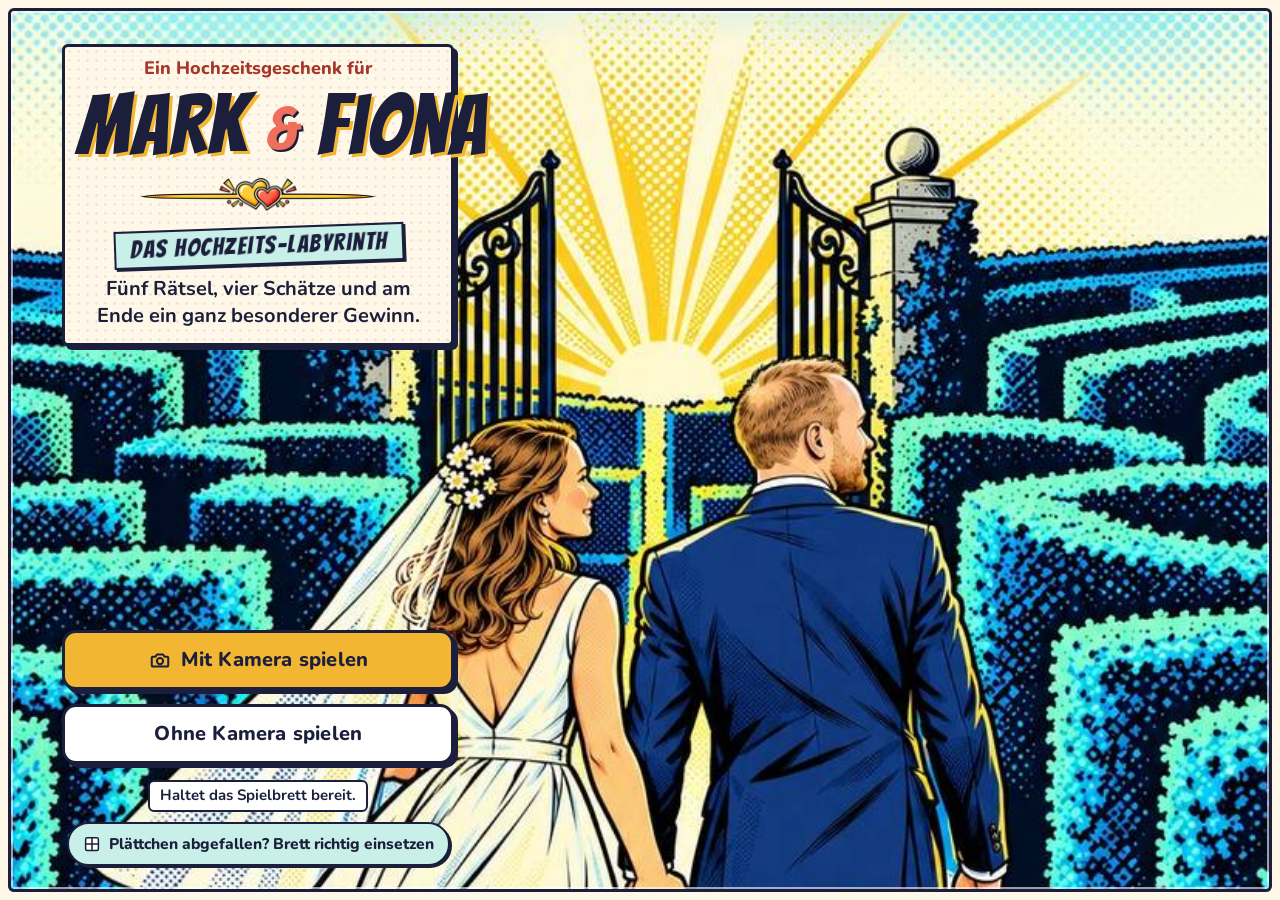
<file: index.html>
<!doctype html>
<html lang="de">
<head>
<meta charset="utf-8">
<meta name="viewport" content="width=device-width, initial-scale=1, viewport-fit=cover">
<meta name="theme-color" content="#fff8e8">
<meta name="apple-mobile-web-app-capable" content="yes">
<meta name="mobile-web-app-capable" content="yes">
<meta name="apple-mobile-web-app-status-bar-style" content="default">
<meta name="apple-mobile-web-app-title" content="Mark &amp; Fiona">
<title>Für Mark &amp; Fiona</title>
<link rel="icon" href="favicon.png" type="image/png" sizes="64x64">
<link rel="apple-touch-icon" href="assets/ui/apple-touch-icon.png">
<link rel="manifest" href="manifest.webmanifest">
<link rel="preconnect" href="https://fonts.googleapis.com">
<link rel="preconnect" href="https://fonts.gstatic.com" crossorigin>
<link rel="stylesheet" href="https://fonts.googleapis.com/css2?family=Bangers&amp;family=Nunito:wght@600;700;800;900&amp;display=swap" media="print" onload="this.media='all'">
<link rel="stylesheet" href="css/style.css">
</head>
<body>
<main id="app">

  <!-- Startbildschirm -->
  <section id="screen-start" class="screen start" hidden>
    <div class="frame" aria-hidden="true"></div>
    <div class="start-inner">
      <div class="start-top">
      <p class="kicker rise" style="--d:0">Ein Hochzeitsgeschenk für</p>
      <h1 class="names rise" style="--d:1"><span>Mark</span> <span class="amp">&amp;</span> <span>Fiona</span></h1>
      <div class="divider art art-divider rise" data-img="divider" style="--d:2" aria-hidden="true"><svg viewBox="0 0 240 24"><path class="draw" d="M8 12H98M142 12H232"/><path d="M120 18.5c-6-4-9.5-6.6-9.5-9.6a4.6 4.6 0 0 1 9.5-1.6 4.6 4.6 0 0 1 9.5 1.6c0 3-3.5 5.6-9.5 9.6z" class="heart"/><path d="M98 12c3-4 7-5 10-4M98 12c3 4 7 5 10 4M142 12c-3-4-7-5-10-4M142 12c-3 4-7 5-10 4" class="leaf"/><circle cx="6" cy="12" r="1.6"/><circle cx="234" cy="12" r="1.6"/></svg></div>
      <p class="subtitle rise" style="--d:2">Das Hochzeits-Labyrinth</p>
      <p class="lead rise" style="--d:3">Fünf Rätsel, vier Schätze und am Ende ein ganz besonderer Gewinn.</p>
      </div>
      <div class="hero rise" style="--d:3">
        <svg class="medallion" viewBox="0 0 200 200" aria-hidden="true">
          <circle cx="100" cy="100" r="96" class="m-outer"/>
          <circle cx="100" cy="100" r="91" class="m-dots"/>
          <g class="m-maze">
            <circle cx="100" cy="100" r="82" stroke-dasharray="470 45" transform="rotate(-70 100 100)"/>
            <circle cx="100" cy="100" r="72" stroke-dasharray="405 47" transform="rotate(115 100 100)"/>
            <circle cx="100" cy="100" r="62" stroke-dasharray="345 45" transform="rotate(10 100 100)"/>
            <path d="M100 18v10M172 100h10M100 172v10M28 100H18M151 49l7-7M49 151l-7 7"/>
          </g>
          <circle cx="100" cy="100" r="53" class="m-fill"/>
        </svg>
        <div id="start-couple" class="hero-couple art art-hero" data-img="hero"></div>
      </div>
      <div class="start-bottom">
      <p id="inapp-note" class="notice" role="note" hidden>Bitte im normalen Safari/Chrome öffnen, nicht in WhatsApp/Instagram – dort ist die Kamera oft blockiert.</p>
      <div class="start-btns rise" style="--d:5">
        <button id="btn-ar" class="btn btn-gold"><svg class="i" viewBox="0 0 24 24" aria-hidden="true"><path d="M4 8.5h3l1.6-2.5h6.8L17 8.5h3a1 1 0 0 1 1 1V18a1 1 0 0 1-1 1H4a1 1 0 0 1-1-1V9.5a1 1 0 0 1 1-1z"/><circle cx="12" cy="13.2" r="3.4"/></svg>Mit Kamera spielen</button>
        <button id="btn-plain" class="btn btn-ghost">Ohne Kamera spielen</button>
      </div>
      <p class="fine rise" style="--d:6">Haltet das Spielbrett bereit.</p>
      <button id="btn-setup" class="setup-link rise" style="--d:6" aria-haspopup="dialog"><svg viewBox="0 0 24 24" aria-hidden="true"><rect x="3.5" y="3.5" width="17" height="17" rx="2"/><path d="M3.5 12h17M12 3.5v17"/></svg>Plättchen abgefallen? Brett richtig einsetzen</button>
      <div id="a2hs" class="a2hs rise" style="--d:7" role="note" hidden>
        <p>Für Vollbild: <b>Teilen</b> <svg class="a2hs-share" viewBox="0 0 24 24" aria-hidden="true"><path d="M8 9.5H6.5a1 1 0 0 0-1 1V20a1 1 0 0 0 1 1h11a1 1 0 0 0 1-1v-9.5a1 1 0 0 0-1-1H16"/><path d="M12 14.5V3M8.5 6.5 12 3l3.5 3.5"/></svg> → <b>„Zum Home-Bildschirm“</b> und die App von dort starten.</p>
        <button id="a2hs-close" class="a2hs-x" aria-label="Tipp schließen"><svg viewBox="0 0 24 24" aria-hidden="true"><path d="M6 6l12 12M18 6 6 18"/></svg></button>
      </div>
      </div>
    </div>
  </section>

  <!-- Spiel -->
  <section id="screen-game" class="screen game" hidden>
    <header class="hud">
      <button id="hud-home" class="hud-title" aria-label="Mark &amp; Fiona – zurück zum Startmenü" aria-haspopup="dialog" aria-expanded="false">Mark <span class="amp">&amp;</span> Fiona</button>
      <ol id="pips" class="pips" aria-label="Fortschritt"></ol>
      <button id="btn-sound" class="icon-btn" aria-label="Ton an oder aus"></button>
    </header>
    <div id="stage"></div>
    <div id="panel" class="panel" hidden></div>
    <details id="debug" class="debug" hidden>
      <summary>Debug</summary>
      <div id="debug-btns"></div>
    </details>
  </section>

  <!-- Anleitung: liegt über dem Spiel, während die Kamera darunter startet -->
  <section id="guide" class="guide" hidden aria-labelledby="guide-title">
    <div class="guide-scroll">
      <div class="guide-inner">
        <div class="g-pose art art-pose-hallo" id="g-pose" data-img="pose-hallo" aria-hidden="true"></div>
        <p class="kicker" id="g-kicker"></p>
        <h2 class="guide-title" id="guide-title"></h2>
        <p class="guide-intro" id="g-intro"></p>
        <div class="divider divider-sm art art-divider" data-img="divider" aria-hidden="true"><svg viewBox="0 0 240 24"><path d="M8 12H98M142 12H232"/><path d="M120 18.5c-6-4-9.5-6.6-9.5-9.6a4.6 4.6 0 0 1 9.5-1.6 4.6 4.6 0 0 1 9.5 1.6c0 3-3.5 5.6-9.5 9.6z" class="heart"/><path d="M98 12c3-4 7-5 10-4M98 12c3 4 7 5 10 4M142 12c-3-4-7-5-10-4M142 12c-3 4-7 5-10 4" class="leaf"/></svg></div>
        <h3 class="guide-h" id="g-steps-title"></h3>
        <ol class="guide-steps" id="g-steps"></ol>
        <h3 class="guide-h" id="g-tips-title"></h3>
        <ul class="guide-tips" id="g-tips"></ul>
        <p class="guide-warn" id="g-warn"></p>
        <p class="guide-warn g-tip" id="g-tip" aria-live="off"></p>
      </div>
    </div>
    <div class="guide-foot">
      <div id="guide-status" class="guide-status" role="status" aria-live="polite">
        <span class="g-track" aria-hidden="true"><span class="g-fill"></span></span>
        <span class="g-text"></span>
      </div>
      <button id="btn-go" class="btn btn-gold" disabled></button>
      <button id="guide-cancel" class="link-btn" hidden></button>
    </div>
  </section>

  <!-- Setup-Guide fürs Spielbrett (vom Startmenü, js/setup.js) -->
  <section id="setup" class="guide setup" hidden role="dialog" aria-modal="true" aria-labelledby="setup-title"></section>

  <!-- Abschluss -->
  <section id="screen-end" class="screen end" hidden>
    <div class="frame" aria-hidden="true"></div>
    <div class="start-inner">
      <div class="end-top">
      <p class="kicker rise" style="--d:0" id="end-kicker"></p>
      <h1 class="end-title rise" style="--d:1" id="end-title"></h1>
      <div class="hero hero-sm rise" style="--d:2">
        <svg class="medallion" viewBox="0 0 200 200" aria-hidden="true">
          <circle cx="100" cy="100" r="96" class="m-outer"/>
          <circle cx="100" cy="100" r="91" class="m-dots"/>
          <circle cx="100" cy="100" r="80" class="m-fill"/>
        </svg>
        <div id="end-couple" class="hero-couple cheer art art-hero" data-img="hero"></div>
      </div>
      <p class="prizes-title rise" style="--d:3" id="end-list-title"></p>
      <ul id="end-list" class="prizes rise" style="--d:3"></ul>
      <div class="divider art art-divider rise" data-img="divider" style="--d:5" aria-hidden="true"><svg viewBox="0 0 240 24"><path d="M8 12H98M142 12H232"/><path d="M120 18.5c-6-4-9.5-6.6-9.5-9.6a4.6 4.6 0 0 1 9.5-1.6 4.6 4.6 0 0 1 9.5 1.6c0 3-3.5 5.6-9.5 9.6z" class="heart"/><path d="M98 12c3-4 7-5 10-4M98 12c3 4 7 5 10 4M142 12c-3-4-7-5-10-4M142 12c-3 4-7 5-10 4" class="leaf"/></svg></div>
      <p class="end-wish rise" style="--d:5"><span id="end-wish"></span>,<br><span class="end-names">Mark <span class="amp">&amp;</span> Fiona</span></p>
      <p class="end-note rise" style="--d:6" id="end-note"></p>
      </div>
      <button id="btn-again" class="btn btn-ghost btn-again rise" style="--d:7"><svg class="i" viewBox="0 0 24 24" aria-hidden="true"><path d="M4.5 12a7.5 7.5 0 1 0 2.2-5.3"/><path d="M4 4.5v3.8h3.8"/></svg><span id="btn-again-text"></span></button>
    </div>
  </section>

  <div id="card" class="overlay card-overlay" hidden></div>
  <div id="toast" class="toast" role="status" hidden></div>
  <canvas id="confetti" aria-hidden="true"></canvas>
</main>
<script type="module" src="js/main.js"></script>
</body>
</html>
</file>
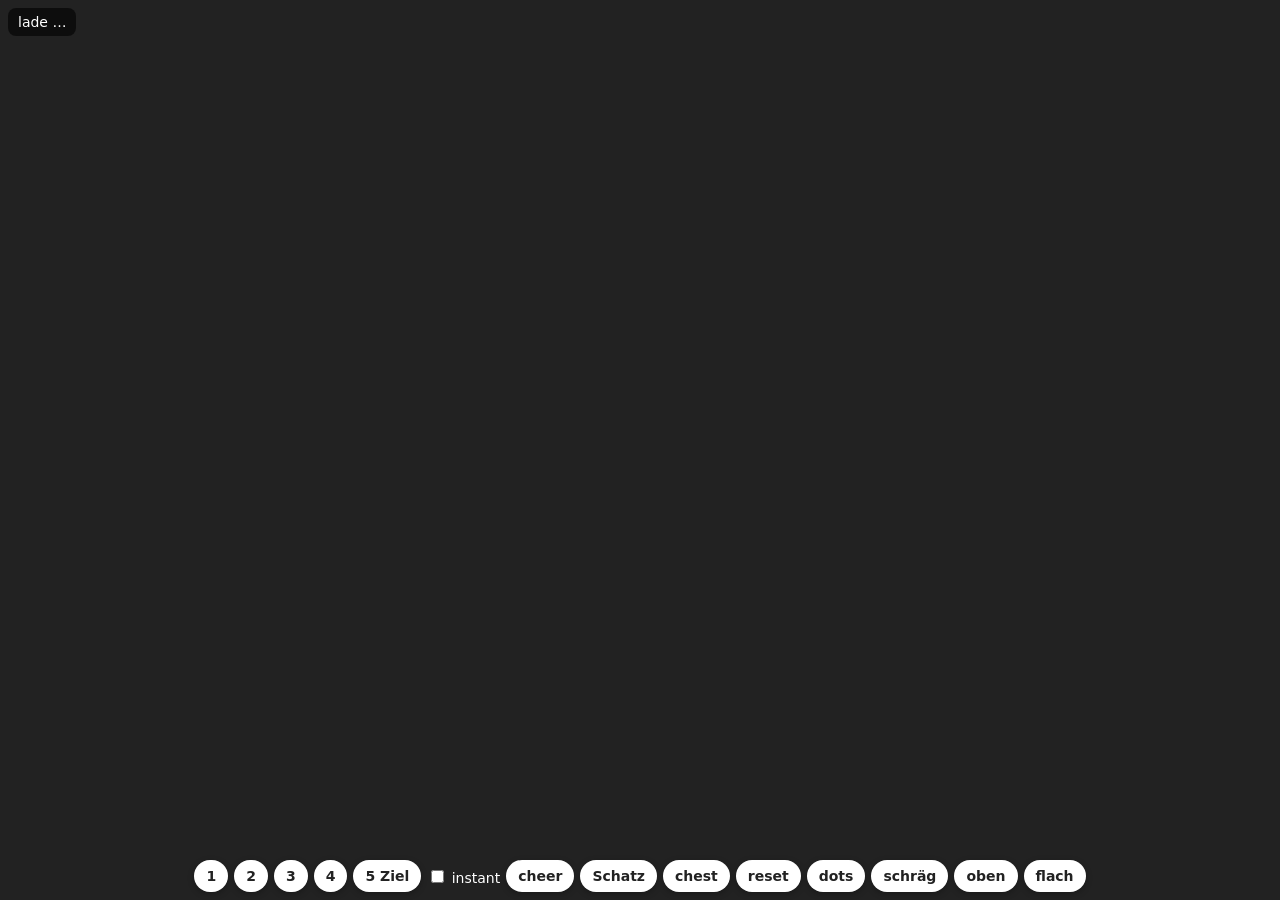
<file: dev/ar-sim.html>
<!doctype html>
<html lang="de">
<head>
<meta charset="utf-8">
<meta name="viewport" content="width=device-width, initial-scale=1">
<title>AR-Simulation (ohne Kamera)</title>
<link rel="stylesheet" href="https://fonts.googleapis.com/css2?family=Jost:wght@600&amp;display=swap">
<script src="https://aframe.io/releases/1.5.0/aframe.min.js"></script>
<style>
  body { margin: 0; font: 14px system-ui, sans-serif; background: #222; }
  #ui { position: fixed; left: 8px; right: 8px; bottom: 8px; z-index: 10; display: flex; flex-wrap: wrap; gap: 6px; justify-content: center; }
  #ui button { font: 600 14px system-ui; padding: 8px 12px; border: 0; border-radius: 18px; background: #fff; color: #222; box-shadow: 0 2px 6px #0004; }
  #ui label { color: #fff; align-self: center; }
  #log { position: fixed; top: 8px; left: 8px; z-index: 10; color: #fff; background: #0009; padding: 6px 10px; border-radius: 8px; white-space: pre; }
</style>
</head>
<body>
<!-- Brett liegt flach (Zielebene x/y → Welt x/−z), Kamera schaut schräg von oben: wie MindAR, nur ohne Tracking. -->
<a-scene embedded style="position:fixed;inset:0" light="defaultLightsEnabled: false" background="color: #3a2a1c" vr-mode-ui="enabled: false">
  <a-entity id="cam" camera="fov: 50" position="0 0.62 0.68" rotation="-42 0 0" look-controls="enabled: false" wasd-controls="enabled: false"></a-entity>
  <a-entity id="target" rotation="-90 0 0">
    <a-plane id="img" width="1" height="1" material="shader: flat"></a-plane>
  </a-entity>
</a-scene>
<div id="log">lade …</div>
<div id="ui">
  <button data-w="0">1</button><button data-w="1">2</button><button data-w="2">3</button><button data-w="3">4</button><button data-w="4">5 Ziel</button>
  <label><input type="checkbox" id="instant"> instant</label>
  <button id="cheer">cheer</button><button id="card">Schatz</button><button id="chest">chest</button><button id="reset">reset</button><button id="dots">dots</button>
  <button data-v="schraeg">schräg</button><button data-v="oben">oben</button><button data-v="flach">flach</button>
</div>
<script type="module">
  import { buildBoard } from '../js/ar.js';
  import { STATIONS, FINALE, DOTS } from '../js/content.js';
  const q = new URLSearchParams(location.search);
  const src = q.get('img') === 'board' ? '../assets/board.jpg' : '../assets/target.jpg';
  const sceneEl = document.querySelector('a-scene');
  const log = (t) => (document.querySelector('#log').textContent = t);
  if (!sceneEl.hasLoaded) await new Promise((r) => sceneEl.addEventListener('loaded', r, { once: true }));
  const img = new Image(); img.src = src; await img.decode();
  const aspect = img.naturalHeight / img.naturalWidth;
  document.querySelector('#img').setAttribute('height', aspect);
  document.querySelector('#img').setAttribute('material', 'src', src);
  const stage = await buildBoard({ sceneEl, anchor: document.querySelector('#target').object3D, aspect, debug: q.get('debug') === '1' });
  window.stage = stage;
  const STOPS = [...STATIONS.map((s) => s.pos), FINALE.pos];
  let cur = -1, dot = -1;
  stage.onDotTap((c) => log('Tipp: ' + c));
  log('bereit – ' + src);
  document.querySelectorAll('[data-w]').forEach((b) => (b.onclick = async () => {
    const i = +b.dataset.w, t0 = performance.now();
    log(`walkTo(${i}) läuft …`);
    await stage.walkTo(i, { instant: document.querySelector('#instant').checked });
    cur = i;
    log(`walkTo(${i}) fertig nach ${((performance.now() - t0) / 1000).toFixed(1)} s → Feld ${STOPS[i]}`);
  }));
  document.querySelector('#cheer').onclick = () => stage.cheer();
  const THEMES = ['weihnachtsmarkt', 'kino', 'dinner', 'spieleabend', 'flitterwochen'];
  document.querySelector('#card').onclick = async () => {
    const i = Math.max(0, cur), t0 = performance.now();
    log(`showCard(${STOPS[i]}) – Schatz antippen …`);
    const r = await stage.showCard(...STOPS[i], { icon: `../assets/ui/icon-${THEMES[i]}.png`, theme: THEMES[i] });
    log(`Icon angetippt nach ${((performance.now() - t0) / 1000).toFixed(1)} s` + (r ? ` – Rechteck ${Math.round(r.x)},${Math.round(r.y)} ${Math.round(r.width)}px` : ''));
    setTimeout(() => stage.hideCard(), 600);
  };
  document.querySelector('#reset').onclick = () => { stage.reset(); cur = -1; log('reset – Paar auf Start (7,7)'); };
  document.querySelector('#chest').onclick = () => stage.showChest(...STOPS[Math.max(0, cur)]);
  document.querySelector('#dots').onclick = () => {
    dot = dot >= 3 ? -1 : dot + 1;
    stage.highlightDot(dot < 0 ? null : DOTS[dot].color);
    log('highlightDot(' + (dot < 0 ? 'null' : DOTS[dot].color) + ')');
  };
  const VIEWS = { schraeg: ['0 0.62 0.68', '-42 0 0'], oben: ['0 1.2 0', '-90 0 0'], flach: ['0 0.12 0.75', '-8 0 0'] };
  document.querySelectorAll('[data-v]').forEach((b) => (b.onclick = () => {
    const [p, r] = VIEWS[b.dataset.v];
    const k = Math.max(1, (innerHeight / innerWidth) * 1.3);   // Hochformat: Kamera zurückziehen, damit das Brett passt
    const [x, y, z] = p.split(' ').map((n) => n * k);
    document.querySelector('#cam').setAttribute('position', { x, y, z });
    document.querySelector('#cam').setAttribute('rotation', r);
  }));
  document.querySelector(`[data-v="${q.get('view') || 'schraeg'}"]`).click();
</script>
</body>
</html>
</file>
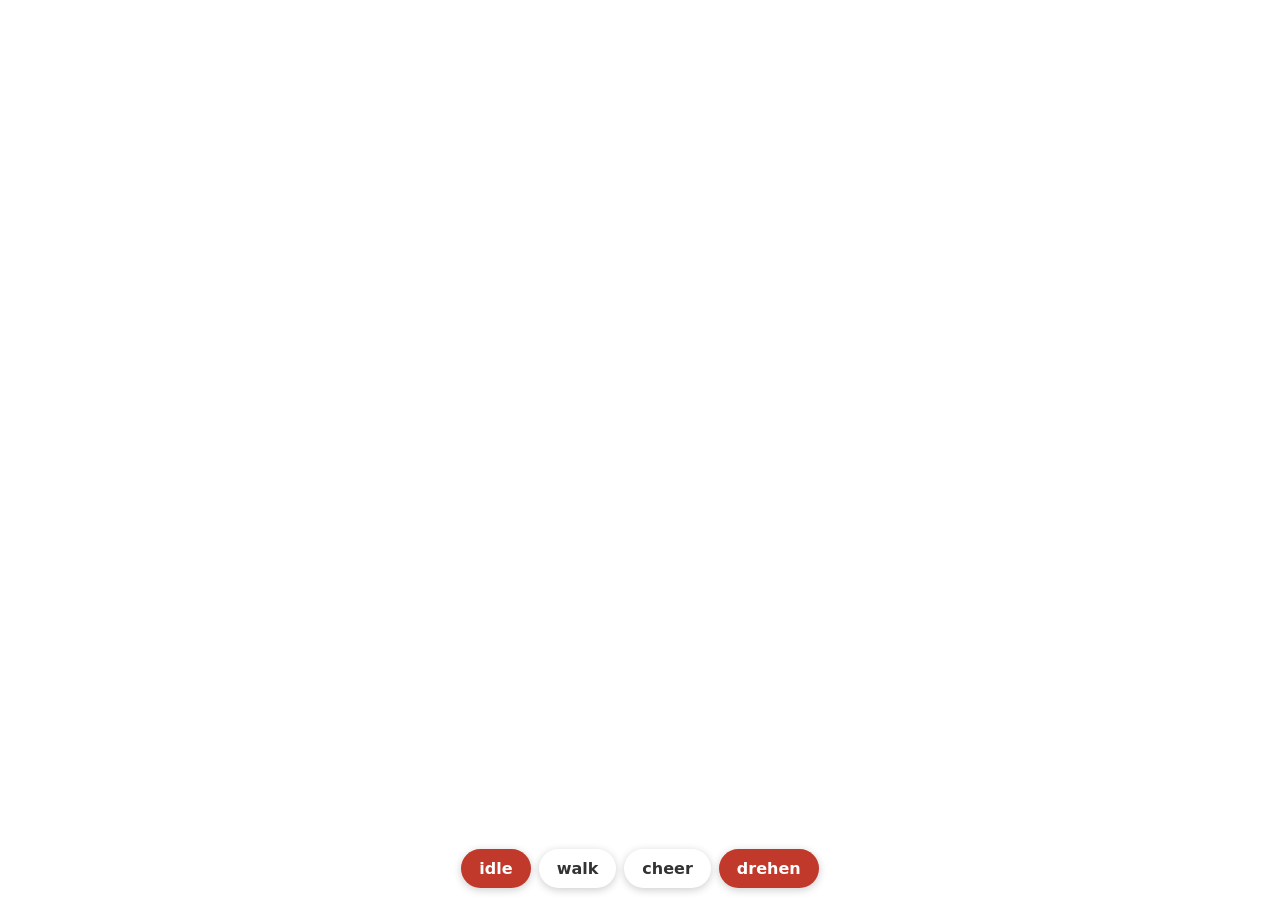
<file: dev/models-test.html>
<!doctype html>
<html lang="de">
<head>
<meta charset="utf-8">
<meta name="viewport" content="width=device-width, initial-scale=1">
<title>Brautpaar 3D – Test</title>
<script src="https://aframe.io/releases/1.5.0/aframe.min.js"></script>
<style>
  body { margin: 0; font-family: system-ui, sans-serif; }
  #ui { position: fixed; left: 0; right: 0; bottom: 12px; display: flex; gap: 8px; justify-content: center; z-index: 10; }
  #ui button { font: 600 16px system-ui; padding: 10px 18px; border: 0; border-radius: 22px; background: #fff; color: #333; box-shadow: 0 2px 8px #0003; }
  #ui button.on { background: #c0392b; color: #fff; }
</style>
</head>
<body>
<a-scene background="color: #cfe8f7" vr-mode-ui="enabled: false">
  <a-entity light="type: ambient; color: #fff; intensity: 0.8"></a-entity>
  <a-entity light="type: directional; color: #fff; intensity: 1.1" position="2 4 3"></a-entity>
  <a-entity light="type: directional; color: #ffd9e6; intensity: 0.3" position="-3 2 -2"></a-entity>

  <!-- Bodenplatte -->
  <a-cylinder position="0 -0.06 0" radius="1" height="0.12" color="#8fcf8a" segments-radial="24" material="flatShading: true"></a-cylinder>
  <a-cylinder position="0 -0.14 0" radius="1.05" height="0.05" color="#9b6a3f" segments-radial="24" material="flatShading: true"></a-cylinder>

  <a-entity id="paar" couple="anim: idle"></a-entity>

  <a-entity id="rig" position="0 0.55 0">
    <a-entity camera look-controls="enabled: false" position="0 0.1 1.7"></a-entity>
  </a-entity>
</a-scene>

<div id="ui">
  <button data-a="idle" class="on">idle</button>
  <button data-a="walk">walk</button>
  <button data-a="cheer">cheer</button>
  <button id="spin" class="on">drehen</button>
</div>

<script type="module">
  import { registerCouple } from '../js/couple3d.js';
  registerCouple(window.AFRAME); // idempotent

  // Mini-Orbit: Kamera-Rig schwenkt leicht hin und her; Ziehen mit Maus/Finger dreht manuell.
  const q = new URLSearchParams(location.search);   // ?angle=0&spin=0 fuer feste Ansicht
  let angle = +(q.get('angle') ?? 0.35), drag = null, spin = q.get('spin') !== '0';
  if (!spin) document.querySelector('#spin').classList.remove('on');
  AFRAME.registerComponent('mini-orbit', {
    tick(t) { this.el.object3D.rotation.y = spin && drag == null ? angle + Math.sin(t / 2500) * 0.6 : angle; }
  });
  document.querySelector('#rig').setAttribute('mini-orbit', '');
  addEventListener('pointerdown', e => { if (!e.target.closest('#ui')) drag = e.clientX; });
  addEventListener('pointermove', e => { if (drag != null) { angle -= (e.clientX - drag) * 0.008; drag = e.clientX; } });
  addEventListener('pointerup', () => { drag = null; });

  const btns = document.querySelectorAll('#ui button[data-a]');
  btns.forEach(b => b.addEventListener('click', () => {
    document.querySelector('#paar').components.couple.play(b.dataset.a);
    btns.forEach(x => x.classList.toggle('on', x === b));
  }));
  document.querySelector('#spin').addEventListener('click', e => {
    spin = !spin; e.currentTarget.classList.toggle('on', spin);
  });
</script>
</body>
</html>
</file>
<file: css/style.css>
/* Hochzeits-Labyrinth – Comic-Stil (docs/STIL-COMIC.md): Elfenbein, Marineblau, Senfgelb, Koralle, Türkis; schwarze Outlines, harte Schatten. Keine Original-Assets. */
:root {
  /* ---- Bilder aus assets/ui/ ----
     Jede Stelle ist genau EINE Zeile. `none` = eingebautes CSS/SVG-Motiv. Neue Bilder in sw.js (SHELL) eintragen und VERSION erhöhen. */
  --img-paper: url("../assets/ui/bg-paper.jpg");   /* Papier für alle Screens */
  --img-bg-start: url("../assets/ui/start.jpg");     /* Startscreen-Szene (oben/unten ruhig) – `none` = Papier + Medaillon */
  --img-bg-guide: url("../assets/ui/anleitung.jpg"); /* Anleitung: Vignette oben, Goldecken unten, scrollt mit dem Text */
  --img-bg-end: url("../assets/ui/abschluss.jpg");   /* Abschluss-Szene (oben 40 % ruhig) – `none` = Papier + Medaillon */
  --img-hero: url("../assets/ui/paar-hallo.png");    /* Paar im Medaillon (nur ohne Szene sichtbar) */
  --img-avatar: url("../assets/ui/paar-hallo.png");  /* Paar in Sprechblasen + Quiz; Posen je Pose (welche Situation welche Pose: POSES in content.js): */
  --img-pose-hallo: url("../assets/ui/paar-hallo.png");
  --img-pose-denken: url("../assets/ui/paar-denken.png");
  --img-pose-jubel: url("../assets/ui/paar-jubel.png");
  --img-pose-trost: url("../assets/ui/paar-trost.png");
  --img-pose-zeigen: url("../assets/ui/paar-zeigen.png");
  --img-joker-fifty: url("../assets/ui/joker-5050.png");
  --img-divider: url("../assets/ui/divider.png");   /* Trenn-Ornament */
  --img-chest: url("../assets/ui/chest.webp");       /* Truhe auf dem Brett (Fallback) */
  /* Stations-Icons; Karten assets/cards/<theme>.jpg und rueckseite.jpg erkennt main.js automatisch */
  --img-weihnachtsmarkt: url("../assets/ui/icon-weihnachtsmarkt.webp");
  --img-kino: url("../assets/ui/icon-kino.webp");
  --img-dinner: url("../assets/ui/icon-dinner.webp");
  --img-spieleabend: url("../assets/ui/icon-spieleabend.webp");
  --img-flitterwochen: url("../assets/ui/icon-flitterwochen.webp");

  /* ---- Comic-Palette (docs/STIL-COMIC.md): Elfenbein, Marineblau, Senfgelb, Koralle, Türkis; Outlines und harte Schatten in Marine-Schwarz ---- */
  --ivory: #fff8e8; --ivory-2: #f6ead0; --card: #fffdf6; --white: #fff;
  --ink: #1b1f3b; --ink-soft: #3d4363;          /* Marine-Schwarz: Outline, Text, Schatten */
  --navy: #22346b;
  --mustard: #f2b632; --mustard-hi: #ffd166; --mustard-ink: #6b4a00;
  --coral: #ef6f5c; --coral-pale: #ffd9cf; --coral-ink: #a8352a;
  --teal: #2bb3a6; --teal-pale: #c9efe9; --teal-ink: #0f6b62;
  --ok: #23784a; --bad: #c0392b;
  /* alte Namen (von JS/Inline-Stilen genutzt) zeigen auf die Comic-Farben */
  --gold: var(--mustard); --gold-hi: var(--mustard-hi); --gold-pale: var(--mustard-hi); --gold-ink: var(--mustard-ink);
  --rose: var(--coral); --blush: var(--coral-pale); --rose-ink: var(--coral-ink); --line: var(--ink);
  --ol: 3px solid var(--ink);                    /* Standard-Outline */
  --sh: 4px 4px 0 var(--ink);                    /* harter Comic-Schatten, ohne Blur */
  --sh-sm: 2px 2px 0 var(--ink);
  --dots: radial-gradient(circle, rgba(27, 31, 59, .09) 1.1px, transparent 1.5px) 0 0 / 9px 9px;   /* Rasterpunkte, sparsam */
  --safe-t: env(safe-area-inset-top, 0px); --safe-b: env(safe-area-inset-bottom, 0px);
  --safe-l: env(safe-area-inset-left, 0px); --safe-r: env(safe-area-inset-right, 0px);
  --chip-top: calc(var(--safe-t) + 60px);
  --display: "Bangers", "Luckiest Guy", Impact, "Arial Black", sans-serif;   /* Titel */
  --sans: "Nunito", -apple-system, BlinkMacSystemFont, "Segoe UI", Roboto, Helvetica, Arial, sans-serif;   /* Text */
  --script: var(--display); --serif: var(--sans);   /* Altnamen */
  --ease: cubic-bezier(.22, 1, .36, 1);
  --burst: polygon(50% 0%, 58.9% 11%, 71.7% 5%, 74.9% 18.7%, 89.1% 18.8%, 86% 32.6%, 98.7% 38.9%, 90% 50%, 98.7% 61.1%, 86% 67.4%, 89.1% 81.2%, 74.9% 81.3%, 71.7% 95%, 58.9% 89%, 50% 100%, 41.1% 89%, 28.3% 95%, 25.1% 81.3%, 10.9% 81.2%, 14% 67.4%, 1.3% 61.1%, 10% 50%, 1.3% 38.9%, 14% 32.6%, 10.9% 18.8%, 25.1% 18.7%, 28.3% 5%, 41.1% 11%);
}
* { box-sizing: border-box; -webkit-tap-highlight-color: transparent; }
html, body { height: 100%; margin: 0; overscroll-behavior: none; }
body {
  color: var(--ink); overflow: hidden;
  background: var(--img-paper) center / 100% 100% no-repeat, var(--ivory);   /* Comic-Panel: weisse Mitte, Speedline-Rand */
  font: 600 16px/1.45 var(--sans);
  -webkit-text-size-adjust: 100%; touch-action: manipulation; -webkit-user-select: none; user-select: none;
}
/* Szenen (Start/Abschluss): altes Bild als Comic-Panel im Elfenbein-Rahmen (.frame), main.js setzt body.scene-start / .scene-end */
/* Grösse/Lage setzt main.js fitScene (Gesichter zwischen Titel und Buttons); Grundfarbe = Bildrand (Himmel oben bzw. Elfenbein) */
.scene-start .start { background: var(--img-bg-start) center 40% / cover no-repeat, #86e2e9; }
.scene-end .end { background: var(--img-bg-end) center bottom / cover no-repeat, #fffced; }
[hidden] { display: none !important; }
button { font: inherit; color: inherit; touch-action: manipulation; }
:focus-visible { outline: 3px solid var(--teal); outline-offset: 3px; }
#app { position: fixed; inset: 0; height: 100vh; height: 100dvh; }
.screen {
  position: absolute; inset: 0; display: flex; flex-direction: column; overflow-y: auto;
  padding: var(--safe-t) var(--safe-r) var(--safe-b) var(--safe-l);
}

/* ---- Bild-Slots (siehe --img-* oben; main.js/fallback.js setzen .has-img) ---- */
.art { background: var(--art) center / contain no-repeat; }
.art.has-img > * { visibility: hidden; }
.art-hero { --art: var(--img-hero); }
.art-divider { --art: var(--img-divider); }
.art-chest { --art: var(--img-chest); }
.art-pose-hallo { --art: var(--img-pose-hallo); } .art-pose-denken { --art: var(--img-pose-denken); } .art-pose-jubel { --art: var(--img-pose-jubel); }
.art-pose-trost { --art: var(--img-pose-trost); } .art-pose-zeigen { --art: var(--img-pose-zeigen); }
.art-weihnachtsmarkt { --art: var(--img-weihnachtsmarkt); }
.art-kino { --art: var(--img-kino); }
.art-dinner { --art: var(--img-dinner); }
.art-spieleabend { --art: var(--img-spieleabend); }
.art-flitterwochen { --art: var(--img-flitterwochen); }

/* ---- Buttons: Comic-Panel mit Outline und hartem Schatten, beim Drücken „sinkt“ er in den Schatten ---- */
.btn {
  display: flex; align-items: center; justify-content: center; gap: 10px; width: 100%; min-height: 54px; padding: 13px 22px;
  border: var(--ol); border-radius: 14px; cursor: pointer; box-shadow: var(--sh);
  font: 800 18px/1.2 var(--sans); letter-spacing: .01em;
  transition: transform .12s var(--ease), box-shadow .12s var(--ease), background-color .2s, opacity .2s;
}
.btn:active { transform: translate(3px, 3px); box-shadow: 1px 1px 0 var(--ink); }
.btn .i { width: 22px; height: 22px; flex: none; fill: none; stroke: currentColor; stroke-width: 2.2; stroke-linejoin: round; }
.btn-gold { color: var(--ink); background: var(--mustard); }
.btn-gold:disabled { cursor: default; color: var(--ink-soft); background: var(--ivory-2); border-style: dashed; box-shadow: none; transform: none; }
.btn-ghost { color: var(--ink); background: var(--white); }
.btn-ghost:active { background: var(--teal-pale); }
.link-btn { display: block; margin: 10px auto 0; padding: 6px 10px; border: 0; background: none; color: var(--ink); font: 700 14px var(--sans); text-decoration: underline; text-decoration-color: var(--coral); text-decoration-thickness: 2px; text-underline-offset: 3px; cursor: pointer; }
.icon-btn { display: grid; place-items: center; width: 38px; height: 38px; padding: 0; border-radius: 50%; border: 2.5px solid var(--ink); background: var(--white); color: var(--ink); cursor: pointer; box-shadow: var(--sh-sm); }
.icon-btn:active { transform: translate(2px, 2px); box-shadow: none; }
.icon-btn svg { width: 19px; height: 19px; fill: none; stroke: currentColor; stroke-width: 2.2; stroke-linecap: round; stroke-linejoin: round; }

/* ---- Typo-Bausteine ---- */
.kicker { margin: 0; font: 800 16px/1.25 var(--sans); color: var(--coral-ink); }
.divider { width: min(220px, 70%); height: 22px; margin: 8px auto; color: var(--ink); }
.divider svg { display: block; width: 100%; height: 100%; overflow: visible; fill: none; stroke: currentColor; stroke-width: 2; stroke-linecap: round; }
.divider .heart { fill: var(--coral); stroke: var(--ink); stroke-width: 1.5; }
.divider .leaf { display: none; }
.divider circle { fill: var(--mustard); stroke: var(--ink); stroke-width: 1; }
.divider .draw { stroke-dasharray: 90; animation: draw 1.4s var(--ease) .5s both; }
.divider.has-img { width: min(240px, 72%); height: auto; aspect-ratio: 1000 / 140; margin: 10px auto; }
.divider-sm.has-img { width: 170px; margin: 16px auto 4px; }
@keyframes draw { from { stroke-dashoffset: 90; } }

/* ---- Rahmen (Start/Abschluss): Comic-Panel. Mit Szenenbild: Elfenbein-Rand aussen, Bild bleibt innen ---- */
.frame { position: absolute; z-index: 0; inset: calc(var(--safe-t) + 8px) calc(var(--safe-r) + 8px) calc(var(--safe-b) + 8px) calc(var(--safe-l) + 8px); pointer-events: none; border: var(--ol); border-radius: 6px; }
.scene-start .frame, .scene-end .frame { box-shadow: 0 0 0 40px var(--ivory), inset 0 0 0 2px rgba(255, 255, 255, .6); }
.start .start-inner, .end .start-inner { z-index: 1; }

/* ---- Startbildschirm ---- */
.start-inner { position: relative; margin: auto; width: 100%; max-width: 420px; padding: 30px 28px 26px; text-align: center; }
.names { margin: 4px 0 0; font: 400 clamp(46px, 15vw, 62px)/1 var(--display); letter-spacing: .02em; color: var(--ink); white-space: nowrap; text-shadow: 3px 3px 0 var(--mustard); }
.amp { font: 400 .7em/1 var(--display); color: var(--coral); text-shadow: 2px 2px 0 var(--ink); vertical-align: .08em; }
/* Untertitel als Comic-Banner (leicht schräg) */
.subtitle { display: inline-block; max-width: 100%; margin: 6px 0 0; padding: 3px 14px 2px; font: 400 21px/1.15 var(--display); letter-spacing: .06em; color: var(--ink); white-space: nowrap; background: var(--teal-pale); border: 2.5px solid var(--ink); box-shadow: var(--sh-sm); transform: rotate(-2deg); }
.hero { position: relative; width: 200px; aspect-ratio: 1; margin: 18px auto 8px; }
.hero-sm { width: 150px; margin-top: 10px; }
.medallion { position: absolute; inset: 0; width: 100%; height: 100%; overflow: visible; fill: none; stroke: var(--ink); }
.m-outer { stroke-width: 3; fill: var(--mustard); }
.m-dots { stroke-width: 2.4; stroke-dasharray: .1 6; stroke-linecap: round; }
.m-maze { stroke-width: 2; stroke-linecap: round; }
.m-fill { fill: var(--teal-pale); stroke: var(--ink); stroke-width: 3; }
.hero .m-maze { transform-origin: 100px 100px; animation: turn 90s linear infinite; }
@keyframes turn { to { transform: rotate(360deg); } }
.hero-couple { position: absolute; left: 50%; top: 50%; width: 46%; transform: translate(-50%, -54%); }
.hero-sm .hero-couple { width: 64%; transform: translate(-50%, -52%); }
.hero-couple.has-img { width: 84%; aspect-ratio: 705 / 800; transform: translate(-50%, -50%); background-position: center bottom; }
.hero-couple.has-img > svg { display: none; }
.hero-couple.has-img.cheer { animation: float 2.4s ease-in-out infinite; }
.lead { margin: 12px auto 0; max-width: 30ch; font: 700 18px/1.35 var(--sans); color: var(--ink); text-wrap: balance; }
.notice { margin: 0 0 14px; padding: 10px 12px; border-radius: 10px; background: var(--coral-pale); border: 2.5px solid var(--ink); box-shadow: var(--sh-sm); color: var(--ink); font-size: 14px; }
.start-btns { display: grid; gap: 14px; }
.fine { margin: 16px 0 0; font-size: 14px; font-weight: 700; color: var(--ink-soft); }
.fine-ok { margin-top: 4px; font-size: 13px; color: var(--ok); }
.fine-ok::before { content: "✓ "; }
/* Tipp „Zum Home-Bildschirm“ (nur iOS-Browser, main.js updateTip): kleine Comic-Notiz */
.a2hs { position: relative; display: flex; align-items: center; gap: 10px; max-width: 400px; margin: 14px auto 0; padding: 9px 40px 9px 14px; border-radius: 10px; text-align: left; background: var(--white); border: 2.5px solid var(--ink); box-shadow: var(--sh-sm); }
.a2hs p { margin: 0; font-size: 13.5px; line-height: 1.4; color: var(--ink-soft); }
.a2hs b { font-weight: 800; color: var(--ink); white-space: nowrap; }
.a2hs-share { width: 1.15em; height: 1.15em; vertical-align: -.2em; fill: none; stroke: var(--ink); stroke-width: 2; stroke-linecap: round; stroke-linejoin: round; }
.a2hs-x { position: absolute; top: 50%; right: 4px; width: 36px; height: 36px; transform: translateY(-50%); display: grid; place-items: center; padding: 0; border: 0; background: none; cursor: pointer; }
.a2hs-x svg { width: 15px; height: 15px; fill: none; stroke: var(--ink); stroke-width: 2.4; stroke-linecap: round; }

/* Szene-Layout: Titel in einer Comic-Bildunterschrift oben, Buttons unten, das Bild dazwischen frei */
.scene-start .start-inner, .scene-end .start-inner { min-height: 100%; display: flex; flex-direction: column; justify-content: space-between; margin: 0 auto; padding: clamp(24px, 5vh, 44px) 24px clamp(20px, 4vh, 34px); }
.scene-start .hero, .scene-end .hero, .scene-end .end-note { display: none; }
.scene-start .start-top, .scene-end .end-top { padding: 10px 12px 14px; border: var(--ol); border-radius: 6px; background: var(--dots), var(--ivory); box-shadow: var(--sh); }
.start-bottom { padding-top: 12px; }
.scene-start .lead { margin-top: 10px; font-size: 16.5px; }
@media (max-width: 350px) { .subtitle { font-size: 18px; padding-inline: 10px; } .scene-start .start-inner, .scene-end .start-inner { padding-inline: 18px; } }
.scene-start .fine { display: inline-block; padding: 3px 10px; border-radius: 6px; background: var(--white); border: 2px solid var(--ink); color: var(--ink); }
.scene-end .prizes { display: flex; justify-content: center; gap: 10px; width: auto; margin-top: 10px; }
.scene-end .prizes li { padding: 0; border: 0; }
.scene-end .prizes .badge { width: 46px; height: 46px; }
.scene-end .prizes .p-name { position: absolute; width: 1px; height: 1px; overflow: hidden; clip-path: inset(50%); }
.scene-end .end-title { margin-top: 8px; font-size: clamp(30px, 9.4vw, 40px); line-height: 1.15; white-space: nowrap; }   /* Bangers ragt über die Zeilenbox: sonst überlappt „Geschafft!“ */
.scene-end .end-top .divider { display: none; }
.scene-end .prizes-title { margin-top: 10px; }
.scene-end .end-wish { margin-top: 8px; font-size: clamp(24px, 7.4vw, 30px); line-height: 1.1; }
.scene-end .btn-again { background: var(--white); }

/* Erscheinen: Inhalt ist ohne Animation sichtbar, die Animation läuft nur einmal darüber */
.rise { animation: rise .6s var(--ease) both; animation-delay: calc(var(--d, 0) * 70ms + 60ms); }
@keyframes rise { from { opacity: 0; transform: translateY(10px); } }

/* ---- Anleitung ---- */
.guide { position: absolute; inset: 0; z-index: 10; display: flex; flex-direction: column; padding: var(--safe-t) var(--safe-r) 0 var(--safe-l); background: var(--dots), var(--ivory); animation: fadein .3s var(--ease); }
@keyframes fadein { from { opacity: 0; } }
.guide-scroll { flex: 1; min-height: 0; overflow-y: auto; -webkit-overflow-scrolling: touch; }
/* Anleitungsbild (alter Stil, wird später ersetzt) als Comic-Panel oben: Outline, harter Schatten, scrollt mit dem Text */
.scene-guide .guide-scroll { overflow-x: hidden; }
.scene-guide .guide-inner { position: relative; isolation: isolate; padding-top: min(52vw, 230px); }
.scene-guide .guide-inner::before {
  content: ""; position: absolute; z-index: -1; left: 14px; right: 18px; top: 14px; height: calc(min(52vw, 230px) - 34px);
  background: var(--img-bg-guide) center 8% / cover no-repeat, var(--ivory-2); border: var(--ol); border-radius: 6px; box-shadow: var(--sh);
}
.guide-inner { max-width: 440px; margin: 0 auto; padding: 22px 22px 18px; }
.guide-inner > * { animation: rise .5s var(--ease) both; }
.guide-inner > :nth-child(2) { animation-delay: .05s; } .guide-inner > :nth-child(3) { animation-delay: .1s; }
.guide-inner > :nth-child(n+4) { animation-delay: .15s; }
.guide-title { margin: 2px 0 8px; font: 400 clamp(32px, 10vw, 42px)/1.05 var(--display); letter-spacing: .02em; color: var(--ink); text-shadow: 2px 2px 0 var(--mustard); text-wrap: balance; }
.guide-intro { margin: 0; font: 700 17px/1.45 var(--sans); color: var(--ink); text-wrap: pretty; }
.divider-sm { width: 150px; height: 18px; margin: 16px auto 6px; }
/* Zwischentitel als kleines, schräges Comic-Banner */
.guide-h { display: table; margin: 20px 0 12px; padding: 2px 12px 1px; font: 400 21px/1.15 var(--display); letter-spacing: .05em; color: var(--ink); background: var(--mustard); border: 2.5px solid var(--ink); box-shadow: var(--sh-sm); transform: rotate(-1.5deg); }
.guide-steps { counter-reset: s; list-style: none; margin: 0; padding: 0; display: grid; gap: 11px; }
.guide-steps li { counter-increment: s; position: relative; padding-left: 42px; font-size: 16px; line-height: 1.4; text-wrap: pretty; }
.guide-steps li::before {
  content: counter(s); position: absolute; left: 0; top: -3px; width: 30px; height: 30px; border-radius: 50%;
  display: grid; place-items: center; font: 400 19px/1 var(--display); color: var(--ink);
  border: 2.5px solid var(--ink); background: var(--coral); box-shadow: var(--sh-sm);
}
.guide-tips { list-style: none; margin: 0; padding: 0; display: grid; gap: 9px; }
.guide-tips li { position: relative; padding-left: 24px; font-size: 15.5px; line-height: 1.4; color: var(--ink); text-wrap: pretty; }
.guide-tips li::before { content: ""; position: absolute; left: 1px; top: .28em; width: 15px; height: 15px; background: var(--ink); clip-path: var(--burst); }
.guide-tips li::after { content: ""; position: absolute; left: 3.5px; top: calc(.28em + 2.5px); width: 10px; height: 10px; background: var(--teal); clip-path: var(--burst); }
/* Freundliche Notiz (kein Warnstil): Comic-Bildunterschrift mit Herz */
.guide-warn {
  display: flex; gap: 12px; align-items: center; margin: 24px 4px 6px 0; padding: 12px 14px; border-radius: 6px;
  background: var(--teal-pale); border: var(--ol); box-shadow: var(--sh);
  color: var(--ink); font: 800 16.5px/1.38 var(--sans); text-wrap: pretty;
}
.guide-warn::before {
  content: ""; flex: none; width: 24px; height: 22px; background: var(--coral);
  -webkit-mask: url("data:image/svg+xml,%3Csvg xmlns='http://www.w3.org/2000/svg' viewBox='0 0 24 22'%3E%3Cpath d='M12 21.5C5.6 17.2 1.5 13.6 1.5 8.9A5.6 5.6 0 0 1 12 5.4a5.6 5.6 0 0 1 10.5 3.5c0 4.7-4.1 8.3-10.5 12.6z'/%3E%3C/svg%3E") center / contain no-repeat;
  mask: url("data:image/svg+xml,%3Csvg xmlns='http://www.w3.org/2000/svg' viewBox='0 0 24 22'%3E%3Cpath d='M12 21.5C5.6 17.2 1.5 13.6 1.5 8.9A5.6 5.6 0 0 1 12 5.4a5.6 5.6 0 0 1 10.5 3.5c0 4.7-4.1 8.3-10.5 12.6z'/%3E%3C/svg%3E") center / contain no-repeat;
}
.guide-foot { flex: none; position: relative; padding: 12px 22px calc(12px + var(--safe-b)); background: var(--ivory); border-top: var(--ol); text-align: center; }
.guide-foot .btn { max-width: 400px; margin: 0 auto; }
.guide-status { display: flex; flex-direction: column; align-items: center; gap: 6px; min-height: 30px; margin: 0 auto 10px; max-width: 400px; font-size: 14.5px; font-weight: 700; line-height: 1.35; color: var(--ink-soft); }
.g-track { width: 130px; height: 10px; border-radius: 6px; border: 2px solid var(--ink); background: var(--white); overflow: hidden; }
.g-fill { display: block; height: 100%; width: calc(var(--step, 0) * 25%); background: var(--teal); transition: width .5s var(--ease); }
.guide-status[data-kind="busy"] .g-fill { animation: shimmer 1.6s ease-in-out infinite; }
@keyframes shimmer { 50% { opacity: .5; } }
.guide-status[data-kind="ready"] { color: var(--ok); font-weight: 800; }
.guide-status[data-kind="ready"] .g-text::before { content: "✓ "; }
.guide-status[data-kind="off"] .g-track, .guide-status[data-kind="plain"] .g-track { display: none; }
.guide-status[data-kind="off"] { color: var(--coral-ink); }
.guide #btn-go:not(:disabled) { animation: ready-pop .5s var(--ease) 1; }
@keyframes ready-pop { 0% { transform: scale(.95); } 60% { transform: scale(1.03); } }
/* Ladescreen beim Wiedereinstieg mit Kamera (.guide.resume, main.js guide.open(…, true)): Paar, Station, wechselnde Tipps, mittig */
.guide:not(.resume) .g-pose, .guide:not(.resume) .g-tip { display: none; }
.resume #g-steps-title, .resume #g-steps, .resume #g-tips, .resume #g-warn, .resume .guide-inner::before { display: none; }
.resume .guide-scroll { display: flex; flex-direction: column; }
body .resume .guide-inner { margin: auto; padding-top: 22px; width: 100%; text-align: center; }
.resume .guide-title { margin-top: 4px; }
.resume .guide-h { margin: 18px auto 10px; }
.g-pose {
  width: min(46vw, 210px, 30dvh); aspect-ratio: 1; margin: 0 auto 14px; border-radius: 50%; border: var(--ol); box-shadow: var(--sh);
  background: var(--art) 50% 10px / auto 150% no-repeat, var(--dots), var(--teal-pale);
}
.g-pose.art-pose-jubel { background-color: var(--mustard-hi); animation: ready-pop .5s var(--ease) 1; }
.g-tip { min-height: 4.4em; margin: 0 auto; max-width: 400px; text-align: left; background: var(--mustard-hi); }
.g-tip.in { animation: tip-in .45s var(--ease) both; }
@keyframes tip-in { from { opacity: 0; transform: translateY(6px); } }

/* ---- Abschluss ---- */
.end-title { margin: 4px 0 0; font: 400 clamp(32px, 10vw, 40px)/1.05 var(--display); letter-spacing: .02em; color: var(--ink); text-shadow: 3px 3px 0 var(--mustard); text-wrap: balance; }
.prizes-title { margin: 16px 0 2px; font: 800 15px/1.3 var(--sans); color: var(--coral-ink); }
.prizes { list-style: none; width: max-content; max-width: 100%; margin: 8px auto 0; padding: 0; text-align: left; }
.prizes li { display: flex; align-items: center; gap: 10px; padding: 6px 0; font: 800 17px/1.2 var(--sans); }
.prizes .badge { width: 36px; height: 36px; }
.prizes .p-name { flex: 0 1 auto; min-width: 0; }
.prizes li + li { border-top: 2px dashed rgba(27, 31, 59, .35); }
.end-wish { margin: 6px 0 0; font: 400 30px/1.1 var(--display); letter-spacing: .03em; color: var(--ink); }
.end-names { color: var(--coral); text-shadow: 2px 2px 0 var(--ink); }
.btn-again { width: auto; min-width: 220px; margin: 22px auto 4px; padding-inline: 26px; }
.end-note { margin: 10px auto 0; max-width: 30ch; font: 700 16px/1.4 var(--sans); color: var(--ink-soft); text-wrap: balance; }

/* ---- Stations-Badge (Platzhalter rund mit Outline; mit Bild bringt das Icon seinen Rahmen mit) ---- */
.badge { position: relative; display: inline-grid; place-items: center; flex: none; border-radius: 50%; color: var(--ink); background-color: var(--mustard-hi); box-shadow: inset 0 0 0 2.5px var(--ink); }
.badge svg { width: 68%; height: 68%; }
.badge.has-img { box-shadow: none; background-color: transparent; }

/* ---- Spiel-Layout ---- */
.game { overflow: hidden; background: var(--dots), var(--ivory); }
.hud { display: flex; align-items: center; gap: 12px; margin: 8px 10px 0; padding: 4px 5px 4px 16px; flex: none; z-index: 6; border-radius: 999px; background: var(--white); border: var(--ol); box-shadow: var(--sh-sm); }
.hud-title { flex: 1; min-width: 0; min-height: 44px; margin: -4px 0 -4px -12px; padding: 0 0 0 12px; border: 0; background: none; text-align: left; cursor: pointer; font: 400 24px/1.2 var(--display); letter-spacing: .03em; color: var(--ink); white-space: nowrap; overflow: hidden; }   /* Tipp → „Zurück zum Start?“ (44 px hoch) */
.hud-title:active { color: var(--coral-ink); }
/* Rückfrage „Zurück zum Start?“ als Comic-Sprechblase unter dem Titel, Schwanz zeigt nach oben */
.home-ask { position: absolute; z-index: 21; left: 14px; top: calc(var(--safe-t) + 70px); width: min(300px, calc(100% - 28px)); padding: 14px 14px 14px; background: var(--white); border: var(--ol); border-radius: 22px; box-shadow: var(--sh); animation: pop .25s var(--ease) both; }
.home-ask::before, .home-ask::after { content: ""; position: absolute; clip-path: polygon(0 100%, 30% 0, 100% 100%); }
.home-ask::before { left: 30px; top: -21px; width: 26px; height: 21px; background: var(--ink); }
.home-ask::after { left: 34.5px; top: -14px; width: 18.5px; height: 17px; background: var(--white); }
.home-ask p { margin: 0 0 12px; font: 800 17px/1.35 var(--sans); color: var(--ink); text-wrap: balance; }
.home-ask-btns { display: grid; grid-template-columns: 1fr 1fr; gap: 12px; }
.home-ask .btn { min-height: 46px; padding: 8px 12px; }
.hud-title .amp { font-size: .85em; text-shadow: 1.5px 1.5px 0 var(--ink); }
.pips { display: flex; align-items: center; gap: 7px; list-style: none; margin: 0; padding: 0; }
.pips li { width: 13px; height: 13px; border-radius: 50%; border: 2px solid var(--ink); background: var(--white); transition: background-color .3s; }
.pips li.done { background: var(--teal); }
.pips li.cur { background: var(--coral); animation: pulse 1.2s ease-in-out infinite alternate; }
.pips li.star { width: 15px; height: 15px; border: 0; border-radius: 0; background: var(--ink); clip-path: var(--burst); }
.pips li.star.done, .pips li.star.cur { background: var(--mustard); box-shadow: inset 0 0 0 2px var(--ink); animation: none; }
@keyframes pulse { to { transform: scale(1.25); } }
#stage { flex: 1; min-height: 0; position: relative; }
.mode-ar #stage { position: absolute; inset: 0; z-index: 0; }
.mode-ar .panel { margin-top: auto; }
.chip {
  position: absolute; z-index: 4; left: 50%; transform: translateX(-50%); top: var(--chip-top);
  width: max-content; max-width: calc(100% - 28px); padding: 7px 14px; border-radius: 10px; font-size: 14px; font-weight: 700; line-height: 1.35; text-align: center;
  background: var(--white); border: 2.5px solid var(--ink); color: var(--ink); box-shadow: var(--sh-sm);
}
/* Kamera-Chip steht dauerhaft: Brett rutscht darunter, damit Reihe 1 (Station 2) frei bleibt */
#screen-game:has(> .chip-btn:not([hidden])) .fb-stage { padding-top: 58px !important; }
.chip-btn { z-index: 6; display: flex; align-items: center; gap: 8px; cursor: pointer; font: 800 14px var(--sans); }
.chip-btn:active { transform: translateX(-50%) translate(2px, 2px); box-shadow: none; }
.chip-btn .i { width: 18px; height: 18px; fill: none; stroke: currentColor; stroke-width: 2.2; stroke-linejoin: round; }
.toast {
  position: fixed; z-index: 30; left: 14px; right: 14px; top: calc(var(--chip-top) + 54px); padding: 12px 16px; border-radius: 10px;
  background: var(--navy); color: var(--ivory); font: 700 15px/1.4 var(--sans); text-align: center;
  border: var(--ol); box-shadow: 4px 4px 0 var(--mustard), 4px 4px 0 3px var(--ink);
  animation: rise .35s var(--ease);
}

/* ---- Panel (Sprechblase / Schatz / Quiz) ---- */
.panel {
  position: relative; z-index: 5; flex: none; max-height: 58vh; max-height: 58dvh; overflow-y: auto;
  padding: 16px 14px calc(12px + var(--safe-b));
  background: var(--dots), var(--ivory);
  border-top: var(--ol); border-radius: 20px 20px 0 0;
}
.mode-ar .panel { border-left: var(--ol); border-right: var(--ol); }
.panel.in { animation: slideup .35s var(--ease); }
@keyframes slideup { from { transform: translateY(24%); opacity: 0; } }
.panel-btn { margin-top: 14px; }
.bubble-row { display: flex; align-items: flex-end; gap: 14px; }
/* Paar steht frei neben der Blase (freigestellte PNGs, alter Stil bis zum Austausch); nicht höher als eine zweizeilige Blase */
.avatars { flex: none; width: 78px; height: 86px; display: grid; place-items: end center; pointer-events: none; }
@media (max-width: 350px), (max-height: 600px) { .avatars { width: 64px; height: 70px; } }
.avatars .couple-svg { width: 84%; }
/* Mit Bild: Brustbild im runden Comic-Badge (ganzer Körper wäre bei 80 px zu klein für Gesichter) */
.avatars.has-img, .q-ava.has-img { height: auto; aspect-ratio: 1; align-self: flex-end; margin-bottom: 4px; border-radius: 50%; border: 2.5px solid var(--ink); box-shadow: var(--sh-sm); background: var(--art) 50% 6px / auto 165% no-repeat, var(--dots), var(--teal-pale); }
.q-ava.has-img { margin: -6px 0 0; border-width: 2px; box-shadow: none; background-position: 50% 2px, 0 0; }
.avatars.has-img.art-pose-jubel { background-color: var(--mustard-hi); } .avatars.has-img.art-pose-trost { background-color: var(--coral-pale); }
.avatars.has-img > svg, .q-ava.has-img > svg { display: none; }   /* SVG-Fallback belegt bei Bild keinen Platz */
/* Echte Comic-Sprechblase: weiss, dicke Outline, spitzer Schwanz zum Paar (zwei Dreiecke: Outline + Füllung) */
.bubble {
  position: relative; flex: 1; padding: 13px 17px 14px; margin-bottom: 10px;
  background: var(--white); color: var(--ink); border: var(--ol); border-radius: 26px;
  font: 700 18px/1.38 var(--sans); box-shadow: var(--sh);
  animation: pop .35s var(--ease) both .05s;
}
.bubble::before, .bubble::after { content: ""; position: absolute; clip-path: polygon(100% 0, 0 100%, 100% 62%); }
.bubble::before { left: -19px; bottom: 10px; width: 22px; height: 24px; background: var(--ink); }
.bubble::after { left: -12.5px; bottom: 15px; width: 17px; height: 17px; background: var(--white); }
.bubble p { margin: 0; text-wrap: pretty; }
@keyframes pop { from { opacity: 0; transform: scale(.94); transform-origin: 0 100%; } }

/* ---- Quiz: Frage und Antworten als Comic-Panels; A–D bleiben Rot, Grün, Gelb, Blau ---- */
.q-head { display: flex; flex-wrap: wrap; align-items: center; gap: 4px 8px; margin-bottom: 9px; }
.q-tag { padding: 1px 8px; border-radius: 5px; font: 800 12.5px/1.4 var(--sans); color: var(--ink); background: var(--mustard); border: 2px solid var(--ink); }
.q-tag.backup { background: var(--teal-pale); }
.q-text { position: relative; margin-bottom: 10px; border: var(--ol); border-radius: 6px; background: var(--white); box-shadow: var(--sh-sm); }
.q-text > span { display: block; padding: 8px 14px; text-align: center; font: 800 17px/1.25 var(--sans); color: var(--ink); text-wrap: balance; }
.answers { display: grid; gap: 7px; }
.ans {
  display: block; width: 100%; margin: 0; padding: 0; cursor: pointer; text-align: left; color: var(--ink);
  border: 2.5px solid var(--ink); border-radius: 8px; box-shadow: var(--sh-sm);
  background: var(--white); background: color-mix(in srgb, var(--lc, #888) 16%, var(--white));
  transition: opacity .2s, transform .1s var(--ease), box-shadow .1s var(--ease);
}
.ans:not(:disabled):active { transform: translate(2px, 2px); box-shadow: none; }
.ans-in { display: flex; align-items: center; gap: 11px; min-height: 40px; padding: 4px 12px 4px 7px; font: 700 15px/1.2 var(--sans); }
.letter {
  flex: none; display: grid; place-items: center; width: 28px; height: 28px; border-radius: 50%;
  background: var(--lc, #888); color: #fff; font: 400 18px/1 var(--display); letter-spacing: 0;
  border: 2px solid var(--ink); text-shadow: 1px 1px 0 var(--ink);
}
.ans[style*="f5c518"] .letter { color: var(--ink); text-shadow: none; }
.ans.locked { background: var(--mustard-hi); animation: breathe .5s ease-in-out infinite alternate; }
@keyframes breathe { to { transform: scale(1.015); } }
.ans.right { background: var(--ok); color: #fff; animation: flash .4s ease-in-out 3; }
@keyframes flash { 50% { transform: scale(1.03); } }
.ans.wrong, .ans:disabled { cursor: default; }
.ans.wrong { background: var(--bad); color: #fff; }
.ans.wrong .txt { text-decoration: line-through; text-decoration-thickness: 2px; }
.ans.wrong .ans-in::after { content: "✕"; margin-left: auto; font-weight: 900; }
.ans.off { opacity: .45; filter: grayscale(1); box-shadow: none; } /* Backup-Frage: falsche Antwort nur ausgegraut, nicht rot */
.ans.off .txt { text-decoration: line-through; }
.ans.gone { opacity: .14; pointer-events: none; box-shadow: none; }
.q-msg { display: flex; align-items: center; justify-content: center; gap: 8px; min-height: 20px; margin: 7px 0 0; text-align: center; font-size: 14px; font-weight: 700; line-height: 1.3; color: var(--ink-soft); text-wrap: balance; }
.q-ava { flex: none; width: 36px; height: 42px; margin-top: -8px; display: grid; place-items: end center; pointer-events: none; }   /* ragt 8px nach oben: Zeile bleibt 34px hoch */
.q-ava .couple-svg { width: 86%; }
.q-msg.bad { color: var(--bad); font-weight: 800; }
.q-msg.ok { color: var(--ok); font-weight: 800; }
.q-msg.soft, .q-msg.pity { color: var(--coral-ink); font-weight: 800; }
.jokers { display: flex; gap: 6px; margin-left: auto; }
.joker {
  position: relative; display: inline-flex; align-items: center; gap: 5px; min-height: 32px; padding: 0 12px 0 3px; border-radius: 999px;
  border: 2.5px solid var(--ink); background: var(--white); color: var(--ink); font: 800 13px var(--sans); cursor: pointer; box-shadow: var(--sh-sm);
}
.joker:not(:disabled):active { transform: translate(2px, 2px); box-shadow: none; }
.joker::after { content: ""; position: absolute; inset: -6px -3px; } /* größere Tippfläche */
.joker::before { content: ""; width: 25px; height: 25px; flex: none; background: center / contain no-repeat; }
.joker[data-j="fifty"]::before { background-image: var(--img-joker-fifty); }
.joker:disabled { opacity: .4; text-decoration: line-through; cursor: default; box-shadow: none; }

/* ---- Panel: bereit? / Karte antippen ---- */
.bubble .b-ask { font-weight: 900; }
.bubble p + p { margin-top: 8px; }
.tap-hint { display: flex; align-items: center; justify-content: center; gap: 10px; margin: 12px 0 2px; font: 400 21px/1.2 var(--display); letter-spacing: .05em; color: var(--ink); }
.tap-hint::before { content: ""; width: 14px; height: 14px; border-radius: 50%; background: var(--coral); border: 2.5px solid var(--ink); animation: tap 1.1s ease-out infinite; }
@keyframes tap { 50% { transform: scale(1.35); } }

/* ---- Schatz auf dem Feld (Fallback-Bühne): Truhe hüpft hervor, hebt ab, Deckel klappt auf, Icon steigt heraus ---- */
.fb-treasure { position: absolute; z-index: 7; width: calc(var(--cell) * 1.15); height: calc(var(--cell) * 1.15); transform: translate(-50%, -50%); pointer-events: none; }
.fb-tchest { position: absolute; left: 0; right: 0; bottom: 4%; display: block; aspect-ratio: 64 / 60; animation: chestpop .8s cubic-bezier(.3, 1.6, .5, 1) both; }
.fb-tchest svg { display: block; width: 100%; height: auto; overflow: visible; filter: drop-shadow(2px 2px 0 var(--ink)); animation: tlift .7s var(--ease) 1s both, tfloat 2.4s ease-in-out 1.7s infinite; }
@keyframes tlift { to { transform: translateY(-16%); } }
.fb-tchest.has-img { aspect-ratio: 1; bottom: 0; filter: drop-shadow(2px 3px 0 rgba(27, 31, 59, .55)); animation: chestpop .8s cubic-bezier(.3, 1.6, .5, 1) both, tfloat-img 2.4s ease-in-out 1.2s infinite; }
@keyframes tfloat-img { 50% { transform: translateY(-10%) rotate(1.5deg); } }
@keyframes tfloat { 0%, 100% { transform: translateY(-16%) rotate(-2deg); } 50% { transform: translateY(-24%) rotate(2deg); } }
.fb-tchest .lid { transform-box: fill-box; transform-origin: 0% 100%; animation: lidopen .6s var(--ease) 1.4s both; }
@keyframes lidopen { to { transform: translate(-8%, -10%) rotate(-30deg); } }
.fb-tchest .glowin { opacity: 0; animation: glowin .5s ease-out 1.5s both; }
@keyframes glowin { to { opacity: 1; } }
/* Comic-Ring: Senfgelb mit Outline, pulsiert nach aussen */
.fb-treasure .ring, .fb-chest .ring { position: absolute; border-radius: 50%; border: 4px solid var(--mustard); outline: 2px solid var(--ink); animation: ring 1.2s ease-out infinite; }
.fb-treasure .ring { inset: -20%; }
.fb-treasure .spark { animation-delay: 1.5s; }
.fb-ticon {
  /* Lage setzt fallback.js (placeIcon): --ix/--iy = Icon-Mitte ab Feldmitte, über Truhe und Paar bzw. seitlich daneben */
  position: absolute; left: calc(50% + var(--ix, 0px)); top: calc(50% + var(--iy, -1.9 * var(--cell))); width: calc(var(--cell) * 1.05); aspect-ratio: 1; padding: 0; border: 0; background: none; cursor: pointer;
  pointer-events: auto; transform: translate(-50%, -50%); animation: iconrise 1s var(--ease) 1.7s both;
}
/* Comic-Burst hinter dem Icon (Senfgelb, Outline), statt Goldglanz */
.fb-ticon-in::before, .fb-ticon-in::after { content: ""; position: absolute; z-index: -1; clip-path: var(--burst); animation: burst 9s linear infinite; }
.fb-ticon-in::before { inset: -27%; background: var(--ink); }      /* Outline */
.fb-ticon-in::after { inset: -20%; background: var(--mustard); }   /* Füllung, darüber das Icon */
@keyframes burst { to { transform: rotate(360deg); } }
.fb-ticon::after { content: ""; position: absolute; inset: -35%; border-radius: 50%; } /* große Tippfläche */
@keyframes iconrise { from { opacity: 0; transform: translate(calc(-50% - var(--ix, 0px)), calc(-50% - var(--iy, 0px))) scale(.25); } }   /* steigt aus der Truhe */
.fb-ticon-in { position: relative; isolation: isolate; width: 100%; height: 100%; animation: iconfloat 2.2s ease-in-out 2.7s infinite; }
.fb-ticon-in img { position: relative; width: 108%; height: 108%; margin: -4%; object-fit: contain; filter: drop-shadow(2px 2px 0 var(--ink)); }
@keyframes iconfloat { 50% { transform: translateY(-12%) scale(1.06); } }

/* ---- Vollbild-Karte: Flug zur Mitte, Rückseite, 3D-Flip, Comic-Funken ---- */
.card-overlay { z-index: 22; padding: 16px; perspective: 1100px; background: radial-gradient(circle, rgba(255, 255, 255, .07) 1.4px, transparent 1.9px) 0 0 / 11px 11px, rgba(27, 31, 59, .72); overflow: hidden; }
.cf-stage { --cw: min(86vw, 400px, calc((100dvh - 190px) * 2 / 3)); position: relative; display: flex; flex-direction: column; align-items: center; gap: 16px; }
.cf-card { position: relative; width: var(--cw); aspect-ratio: 2 / 3; }
.cf-flip { position: absolute; inset: 0; transform-style: preserve-3d; transform: translate(0, 0) scale(1) rotateY(180deg); }   /* Grundzustand: Rückseite */
.fly .cf-flip { animation: cf-in .75s var(--ease) both; }
.appear .cf-flip { animation: cf-fade .45s ease both; }
.flipped .cf-flip { transform: translate(0, 0) scale(1) rotateY(360deg); animation: cf-turn .8s cubic-bezier(.45, 0, .2, 1) both; }
.instant .cf-flip { animation: none; }
/* Sichtbarkeit der Seiten explizit umschalten (backface-visibility allein greift in Chrome nicht, sobald das Kartenbild eine eigene Ebene bekommt) */
.card-overlay:not(.flipped) .cf-front, .flipped .cf-back { visibility: hidden; }
.flipped:not(.instant) .cf-front { animation: cf-face-in .8s both; }
.flipped:not(.instant) .cf-back { animation: cf-face-out .8s both; }
@keyframes cf-face-in { 0%, 47% { visibility: hidden; } 48%, 100% { visibility: visible; } }
@keyframes cf-face-out { 0%, 47% { visibility: visible; } 48%, 100% { visibility: hidden; } }
@keyframes cf-in { from { transform: translate(var(--fx), var(--fy)) scale(var(--fs)) rotateY(180deg); } }
@keyframes cf-turn { from { transform: translate(0, 0) scale(1) rotateY(180deg); } }
.card-overlay:not(.flipped) .cf-stage { cursor: pointer; }
.cf-face {
  position: absolute; inset: 0; overflow: hidden; border-radius: 16px;   /* keine backface-Kulling: Seiten schaltet die Sichtbarkeit */
  background: var(--dots), var(--ivory);
  box-shadow: 0 0 0 3px var(--ink), 7px 7px 0 3px var(--ink);
}
.cf-face::before { content: ""; position: absolute; z-index: 2; inset: 8px; border-radius: 10px; border: 2.5px solid var(--ink); pointer-events: none; }
.cf-face.has-img { border-radius: 5.5% / 3.7%; }
.cf-face.has-img::before { display: none; }   /* Kartenbild bringt Rahmen und Ecken selbst mit (docs/ASSETS.md) */
.cf-face > img, .cf-art > img { position: absolute; inset: 0; width: 100%; height: 100%; object-fit: cover; }
.cf-back { transform: rotateY(180deg); display: grid; place-items: center; background: repeating-conic-gradient(from 0deg, var(--mustard-hi) 0 7deg, var(--ivory) 7deg 15deg); }
.cf-mono { display: flex; align-items: center; justify-content: center; width: 50%; aspect-ratio: 1; border-radius: 50%; background: var(--white); border: var(--ol); box-shadow: var(--sh); font: 400 calc(var(--cw) * .15)/1 var(--display); color: var(--ink); }
.cf-mono i { font-style: normal; color: var(--coral); margin: 0 .05em; }
.cf-art { position: absolute; inset: 0 0 30% 0; display: grid; place-items: center; }
.cf-face.has-img .cf-art { inset: 0; }
.cf-rays { position: absolute; width: 96%; aspect-ratio: 1; border-radius: 50%; background: repeating-conic-gradient(from 0deg, var(--mustard-hi) 0 7deg, transparent 7deg 18deg); -webkit-mask: radial-gradient(circle, #000 40%, transparent 70%); mask: radial-gradient(circle, #000 40%, transparent 70%); animation: turn 40s linear infinite; }
.cf-badge { position: relative; width: 54%; height: auto; aspect-ratio: 1; }
/* Text der Vorderseite: Comic-Banner (Titel) + Bildunterschrift-Kasten, im unteren Drittel */
.cf-text { position: absolute; z-index: 1; left: 0; right: 0; bottom: 0; min-height: 30%; padding: 10px 18px 20px; display: flex; flex-direction: column; justify-content: flex-end; align-items: center; text-align: center; }
.cf-face.has-img .cf-text { min-height: 0; padding: 0 8% 6%; }
/* Mit Kartenbild: Text direkt auf das ruhige untere Viertel (kein weisser Kasten über der Szene) */
.cf-face.has-img .cf-body { margin-top: 6px; padding: 0; background: none; border: 0; font-size: max(14px, calc(var(--cw) * .043)); line-height: 1.3; }
.cf-kicker { margin: 0 0 -4px; position: relative; z-index: 1; padding: 1px 10px; font: 800 12px/1.35 var(--sans); color: var(--ivory); background: var(--navy); border: 2px solid var(--ink); border-radius: 4px; transform: rotate(2deg); }
.cf-title { margin: 0; position: relative; z-index: 1; max-width: 100%; padding: 3px 14px 1px; font: 400 calc(var(--cw) * .088)/1.05 var(--display); letter-spacing: .03em; color: var(--ink); background: var(--mustard); border: var(--ol); box-shadow: var(--sh-sm); transform: rotate(-2deg); text-wrap: balance; }
.cf-body { margin: -3px 0 0; padding: 9px 12px 7px; width: 100%; font: 700 14.5px/1.32 var(--sans); color: var(--ink); background: var(--white); border: 2.5px solid var(--ink); border-radius: 8px; text-wrap: balance; }
.cf-sparks { position: absolute; left: 50%; top: 50%; width: 0; height: 0; pointer-events: none; }
.cf-spark { position: absolute; width: 12px; height: 12px; margin: -6px; background: var(--mustard); clip-path: var(--burst); opacity: 0; }
.cf-spark:nth-child(3n) { background: var(--coral); } .cf-spark:nth-child(3n+1) { background: var(--teal); }
.flipped:not(.instant) .cf-spark { animation: cf-spark 1s cubic-bezier(.2, .8, .3, 1) calc(.08s + var(--d)) both; }
@keyframes cf-spark { 0% { opacity: 0; transform: rotate(var(--a)) translateX(10px) scale(1.4); } 8% { opacity: 1; } 100% { opacity: 0; transform: rotate(var(--a)) translateX(calc(var(--cw) * .75)) scale(.5); } }
.grand .cf-spark { width: 16px; height: 16px; margin: -8px; }
.flipped:not(.instant) .grand .cf-spark { animation-iteration-count: 2; }
/* Hinweis unter der Karte: Comic-Banner statt goldener Schleife */
.cf-ribbon {
  display: flex; align-items: center; justify-content: center; gap: 9px; max-width: calc(var(--cw) + 24px); margin: 0; padding: 8px 16px;
  background: var(--ivory); border: var(--ol); border-radius: 6px; box-shadow: 4px 4px 0 var(--coral), 4px 4px 0 3px var(--ink);
  color: var(--ink); font: 800 15px/1.3 var(--sans); text-align: center; transform: rotate(-1deg);
}
.cf-ribbon span { text-wrap: balance; }
.cf-heart { flex: none; width: 20px; height: 20px; fill: var(--coral); stroke: var(--ink); stroke-width: 1.5; }
.cf-btn { width: min(var(--cw), 320px); }
.cf-under { position: relative; display: flex; flex-direction: column; align-items: center; gap: 16px; }
.cf-tap { position: absolute; left: 50%; top: 4px; width: max-content; max-width: 90vw; transform: translateX(-50%); display: flex; align-items: center; gap: 10px; margin: 0; text-align: center; text-wrap: balance; color: var(--ivory); font: 400 22px/1.2 var(--display); letter-spacing: .05em; text-shadow: 2px 2px 0 var(--ink); animation: rise .5s var(--ease) .5s both; }
.cf-tap::before { content: ""; flex: none; width: 14px; height: 14px; border-radius: 50%; background: var(--mustard); border: 2.5px solid var(--ink); animation: tap 1.1s ease-out infinite; }
.card-overlay:not(.flipped) .cf-ribbon, .card-overlay:not(.flipped) .cf-btn { visibility: hidden; }
.flipped .cf-tap { display: none; }
.flipped:not(.instant) .cf-ribbon, .flipped:not(.instant) .cf-btn { animation: rise .5s var(--ease) .7s both; }
.cf-motes { position: absolute; inset: 0; pointer-events: none; }
.cf-mote { position: absolute; left: var(--x); bottom: -14px; width: 9px; height: 9px; background: var(--mustard); clip-path: var(--burst); animation: mote var(--t) linear var(--d) infinite; }
.cf-mote:nth-child(2n) { background: var(--teal); }
@keyframes mote { 0% { transform: translate(0, 0) rotate(0); opacity: 0; } 15% { opacity: .9; } 100% { transform: translate(12px, -105vh) rotate(240deg); opacity: 0; } }

/* ---- Overlays ---- */
.overlay { position: fixed; inset: 0; z-index: 20; display: grid; place-items: center; padding: 24px; background: rgba(27, 31, 59, .6); animation: fadein .25s; }
#confetti { position: fixed; inset: 0; width: 100%; height: 100%; pointer-events: none; z-index: 40; }

/* ---- AR-Hinweise aus ar.js (dort schon Comic-Grundstil; hier an die App-Schriften angeglichen) ---- */
#stage .ar-scan .ar-msg { background: var(--ivory); border: var(--ol); color: var(--ink); font: 700 16px/1.35 var(--sans); border-radius: 10px; box-shadow: var(--sh); }
#stage .ar-scan .ar-msg small { color: var(--ink-soft); opacity: 1; font-size: 14px; }
#stage .ar-scan .ar-frame { border: 4px dashed var(--mustard); outline: 2px solid var(--ink); border-radius: 18px; }
body > .ar-rot { background: var(--dots), var(--ivory); color: var(--ink); font: 400 30px/1.2 var(--display); letter-spacing: .03em; }

/* ---- Debug ---- */
.debug { position: absolute; z-index: 15; right: 6px; top: calc(var(--safe-t) + 54px); font-size: 12px; color: #fff; background: rgba(0, 0, 0, .75); border-radius: 10px; padding: 4px 8px; }
.debug summary { cursor: pointer; }
#debug-btns { display: grid; grid-template-columns: repeat(2, 1fr); gap: 4px; padding: 6px 0 2px; }
#debug-btns button { padding: 6px 8px; border-radius: 8px; border: 1px solid #888; background: #222; font-size: 12px; }

/* ---- Fallback-Bühne ---- */
.fb-stage { display: flex; align-items: center; justify-content: center; }
.fb-board { position: relative; flex: none; border-radius: 4px; background: #6b4a2b; box-shadow: 0 0 0 3px var(--ink), 6px 6px 0 3px var(--ink); }
.fb-board.placeholder { background: linear-gradient(135deg, #7a5230, #4d321b); }
.fb-img { position: absolute; inset: 0; width: 100%; height: 100%; display: block; border-radius: 4px; pointer-events: none; }
.fb-layer { position: absolute; }
.fb-cell { position: absolute; width: calc(100% / 7); height: calc(100% / 7); }
.fb-board.placeholder .fb-cell { background: #cbb98f; outline: 1px solid rgba(0, 0, 0, .25); }
.fb-board.placeholder .fb-cell.dark { background: #b49b6a; }
.fb-board.placeholder .fb-cell.corner { background: #f5d55a; }
.fb-board.placeholder .fb-cell.center { background: radial-gradient(circle, #ffe08a, #b8860b); }
.fb-board:not(.placeholder) .fb-cell { outline: 1px solid rgba(255, 255, 255, .6); }
.fb-cell span { position: absolute; left: 2px; top: 1px; font: 700 8px/1.1 ui-monospace, Menlo, monospace; color: #fff; text-shadow: 0 0 2px #000, 0 0 2px #000; }
.fb-board.placeholder .fb-cell span { color: #2a1c00; text-shadow: none; }
.fb-dot { position: absolute; z-index: 4; width: calc(var(--cell) * .95); height: calc(var(--cell) * .95); transform: translate(-50%, -50%); border-radius: 50%; border: 0; padding: 0; background: transparent; }
.fb-dot::after { content: ""; position: absolute; inset: -10px; border-radius: 50%; } /* größere Tippfläche */
.fb-dot.vis { background: var(--c); box-shadow: inset 0 0 0 3px var(--ink); opacity: .9; }
.fb-dot.lit { background: rgba(255, 255, 255, .25); box-shadow: 0 0 0 4px var(--c), 0 0 0 7px var(--ink); opacity: 1; animation: glow .6s ease-in-out infinite alternate; }
@keyframes glow { to { transform: translate(-50%, -50%) scale(1.15); } }
/* Geheimfelder: unsichtbar, bis das Paar dort steht; gelöste bleiben markiert */
.fb-mark { position: absolute; z-index: 3; width: var(--cell); height: var(--cell); transform: translate(-50%, -50%); pointer-events: none; opacity: 0; transition: opacity .5s var(--ease); }
.fb-mark::before { content: ""; position: absolute; inset: 6%; border-radius: 6px; border: 4px solid var(--mustard); outline: 2px solid var(--ink); box-shadow: inset 0 0 0 2px var(--ink); }
.fb-mark.here { opacity: 1; }
.fb-mark.here::before { animation: mark 1.1s ease-in-out infinite alternate; }
@keyframes mark { to { transform: scale(1.08); } }
.fb-mark.solved { opacity: 1; }
.fb-mark.solved::before { inset: 28%; border-radius: 50%; border: 2px solid var(--ink); outline: 0; background: var(--teal); box-shadow: 1px 1px 0 var(--ink); }
.fb-mark.solved::after { content: ""; position: absolute; left: 50%; top: 47%; width: 14%; height: 24%; border: solid #fff; border-width: 0 2.5px 2.5px 0; transform: translate(-50%, -50%) rotate(40deg); }
.fb-mark.debug:not(.here):not(.solved) { opacity: .9; }
.fb-mark.debug:not(.here):not(.solved)::before { border-style: dashed; border-color: #c08bff; box-shadow: none; outline: 0; }
.fb-couple, .fb-couple * { pointer-events: none; }
.fb-couple { position: absolute; z-index: 5; width: 0; height: 0; transition: left .32s linear, top .32s linear; }
.fb-couple.instant { transition: none; }
/* Sprite-Paar (figur-*.png, Leinwand 399x320, Füsse an der Unterkante): ca. 1,15 Feldhöhen, Füsse auf der Feldmitte */
.couple-in {
  position: absolute; left: 0; top: 0; width: calc(var(--cell) * 1.15 * 399 / 320); aspect-ratio: 399 / 320;
  transform: translate(-50%, -100%) translate(calc(var(--ax, 0) * var(--cell)), calc(var(--ay, 0) * var(--cell))); transition: transform .5s ease;
}
.couple-in::before { content: ""; position: absolute; left: 22%; right: 22%; bottom: -5%; height: 11%; border-radius: 50%; background: radial-gradient(closest-side, rgba(30, 18, 5, .45), rgba(30, 18, 5, 0)); }   /* Bodenschatten */
.couple-in .fig { position: absolute; inset: 0; width: 100%; height: 100%; visibility: hidden; transform-origin: 50% 100%; }
.couple-in .fig.on { visibility: visible; }
.couple-in.flip .fig { transform: scaleX(-1); }
.walking .couple-in[data-dir="u"] .fig, .walking .couple-in[data-dir="d"] .fig { animation: wip .32s ease-in-out infinite; }
@keyframes wip { 0%, 100% { transform: translateY(0) rotate(-1.5deg); } 50% { transform: translateY(-4%) rotate(1.5deg); } }
.fb-couple.cheer .fig { animation: fighop .45s ease-out 4; }
@keyframes fighop { 50% { transform: translateY(-9%); } }
.couple-svg { display: block; width: 100%; height: auto; overflow: visible; }
.arm { transition: transform .25s; }
.leg { transform-origin: 50% 80%; }
.cheer .couple-svg { animation: hop .45s ease-out 4; }
.cheer .arm-l { transform: rotate(150deg); }
.cheer .arm-r { transform: rotate(-150deg); }
@keyframes hop { 50% { transform: translateY(-14%); } }
.hero-couple.cheer .couple-svg { animation: hop .9s var(--ease) infinite; }
@keyframes float { 50% { transform: translate(-50%, -54%); } }
.fb-chest { position: absolute; z-index: 6; width: calc(var(--cell) * 1.05); transform: translate(-50%, -50%); pointer-events: none; }
.fb-chest .art { display: block; aspect-ratio: 64 / 56; filter: drop-shadow(2px 3px 0 rgba(27, 31, 59, .55)); animation: chestpop .8s cubic-bezier(.3, 1.6, .5, 1) both; }
.fb-chest .art.has-img { aspect-ratio: 1; }
.fb-chest svg { display: block; width: 100%; height: auto; }
.fb-chest .ring { inset: -30%; }
@keyframes ring { from { transform: scale(.5); opacity: 1; } to { transform: scale(1.1); opacity: 0; } }
@keyframes chestpop { 0% { transform: translateY(0) scale(.1); } 45% { transform: translateY(-120%) scale(1.15); } 70% { transform: translateY(-8%) scale(.95); } 100% { transform: translateY(0) scale(1); } }
.spark { position: absolute; left: 50%; top: 50%; width: 11px; height: 11px; margin: -5.5px; background: var(--mustard); clip-path: var(--burst); animation: spark 1s ease-out .35s both; }
.spark:nth-child(2n) { background: var(--coral); }
@keyframes spark { from { transform: rotate(var(--a)) translateX(0); opacity: 1; } to { transform: rotate(var(--a)) translateX(calc(var(--cell) * .95)); opacity: 0; } }

@supports not (height: 1dvh) { .cf-stage { --cw: min(86vw, 400px, calc((100vh - 190px) * 2 / 3)); } }   /* iOS < 15.4: Fallback per @supports */
@keyframes cf-fade { from { opacity: 0; } }
.cf-kicker { font-variant-numeric: lining-nums tabular-nums; }

@media (prefers-reduced-motion: reduce) {
  .card-overlay .cf-flip { animation: cf-fade .45s ease both !important; }   /* Flug und Flip als Überblendung */
  .cf-sparks, .cf-motes { display: none; }
  *, *::before, *::after { animation-duration: .01ms !important; animation-iteration-count: 1 !important; animation-delay: 0s !important; transition-duration: .01ms !important; }
}
body.debug-on { --chip-top: calc(var(--safe-t) + 90px); }

/* ---- Kleine Höhen (iPhone SE 1: 320x568) ---- */
@media (max-height: 700px) {
  .start-inner { padding: 22px 24px 18px; }
  .hero { width: 150px; margin: 10px auto 4px; }
  .hero-sm { width: 120px; }
  .lead { font-size: 16.5px; }
  .fine { margin-top: 10px; }
  .end-title { font-size: 32px; }
  .prizes { margin-top: 10px; }
  .prizes li { padding: 4px 0; font-size: 16px; }
  .end-wish { font-size: 26px; }
}
@media (max-height: 600px) { /* Quiz kompakter, Panel scrollt intern falls nötig */
  .start-inner { padding: 18px 22px 16px; }
  .names { font-size: 48px; }
  .subtitle { font-size: 18px; }
  .hero { width: 118px; margin: 6px auto 2px; }
  .hero-sm { width: 96px; }
  .divider { height: 18px; margin: 4px auto; }
  .lead { margin-top: 6px; font-size: 15px; }
  .btn { min-height: 50px; padding: 11px 18px; font-size: 17px; }
  .start-btns { gap: 12px; }
  .end-note { display: none; }
  .scene-start .start-inner, .scene-end .start-inner { padding-top: 16px; }
  .scene-start .lead { font-size: 14.5px; margin-top: 8px; }
  .scene-start .start-top, .scene-end .end-top { padding: 8px 10px 10px; }
  .scene-end .kicker { font-size: 14px; }
  .scene-end .end-title { font-size: 28px; }
  .scene-end .prizes-title { margin-top: 6px; font-size: 13px; }
  .scene-end .prizes { gap: 7px; margin-top: 6px; } .scene-end .prizes .badge { width: 38px; height: 38px; }
  .scene-end .end-wish { margin-top: 4px; font-size: 22px; }
  .guide-inner { padding: 18px 18px 12px; }
  .guide-intro { font-size: 16px; }
  .guide-foot { padding-top: 8px; }
  .guide-status { margin-bottom: 6px; min-height: 26px; }
  .hud { margin-top: 5px; }
  .hud-title { font-size: 21px; }
  .icon-btn { width: 34px; height: 34px; }
  .panel { padding: 11px 10px calc(6px + var(--safe-b)); }
  .q-head { margin-bottom: 5px; gap: 3px 6px; }
  .q-tag { font-size: 11px; }
  .joker { min-height: 28px; padding-right: 10px; font-size: 12px; }
  .q-text { margin-bottom: 6px; }
  .q-text > span { padding: 4px 10px; font-size: 15px; line-height: 1.18; }
  .answers { gap: 5px; }
  .ans-in { min-height: 32px; padding: 2px 10px 2px 5px; gap: 8px; font-size: 13.5px; line-height: 1.15; }
  .letter { width: 23px; height: 23px; font-size: 15px; }
  .q-msg { min-height: 17px; margin-top: 4px; font-size: 12.5px; }
  .q-ava { width: 28px; height: 32px; margin-top: -6px; }
  .panel-btn { min-height: 46px; margin-top: 10px; padding: 10px 18px; }
  .bubble { padding: 9px 13px 10px; font-size: 16px; }
  .cf-stage { gap: 12px; } .cf-text { padding: 8px 14px 14px; } .cf-kicker { font-size: 11px; } .cf-body { font-size: 12.5px; line-height: 1.25; padding: 6px 9px 5px; }
  .cf-face.has-img .cf-text { padding: 0 6% 7%; }
  .cf-ribbon { padding: 6px 12px; font-size: 13.5px; }
}
@media (max-width: 350px) { .guide-foot .btn { font-size: 16.5px; padding-inline: 14px; } }

/* ---- Startmenü: Link zum Setup-Guide (dezent, aber gut sichtbar) ---- */
.setup-link { display: flex; align-items: center; gap: 8px; width: max-content; max-width: 100%; margin: 10px auto 0; text-align: left; min-height: 44px; padding: 6px 14px; border: 2.5px solid var(--ink); border-radius: 999px; background: var(--teal-pale); color: var(--ink); font: 800 14px/1.25 var(--sans); cursor: pointer; box-shadow: var(--sh-sm); }
.setup-link:active { transform: translate(2px, 2px); box-shadow: none; }
.setup-link svg { width: 18px; height: 18px; flex: none; fill: var(--white); stroke: var(--ink); stroke-width: 2; }

/* ---- Setup-Guide „Brett richtig einsetzen“ (js/setup.js), nutzt die Anleitungs-Bausteine ---- */
.setup { z-index: 12; }
body .setup .guide-inner { padding-top: 22px; }
.setup .guide-inner::before { display: none; }
.st-orient { display: flex; gap: 14px; align-items: center; }
.st-orient p, .st-p { margin: 0; font-size: 16px; line-height: 1.45; text-wrap: pretty; }
.st-mini { width: 92px; flex: none; filter: drop-shadow(3px 3px 0 var(--ink)); }
.st-red { color: #c62828; }
.st-board { position: relative; margin: 14px 0 0; border-radius: 6px; box-shadow: 0 0 0 3px var(--ink), 5px 5px 0 3px var(--ink); overflow: hidden; }
.st-board img { display: block; width: 100%; height: auto; }
.st-grid { position: absolute; display: grid; grid-template-columns: repeat(7, 1fr); grid-template-rows: repeat(7, 1fr); }
.st-cell { margin: 0; padding: 0; border: 1px solid rgba(255, 255, 255, .55); background: none; cursor: pointer; }
.st-cell.on { border: 3px solid var(--mustard); outline: 2px solid var(--ink); outline-offset: -5px; background: rgba(242, 182, 50, .18); }
.st-zoomwrap { display: flex; align-items: center; justify-content: center; gap: 10px; margin: 18px 0 0; }
.st-zoom { position: relative; width: min(62vw, 260px); aspect-ratio: 1; border-radius: 8px; background: var(--ivory-2) no-repeat; border: var(--ol); box-shadow: var(--sh); touch-action: pan-y; }
.st-tile { position: absolute; border: 2.5px dashed var(--mustard); border-radius: 6px; outline: 1.5px solid var(--ink); pointer-events: none; }
.st-nav { flex: none; width: 46px; height: 46px; display: grid; place-items: center; padding: 0 0 4px; border: 2.5px solid var(--ink); border-radius: 50%; background: var(--white); color: var(--ink); font: 400 30px/1 var(--display); cursor: pointer; box-shadow: var(--sh-sm); }
.st-nav:active { transform: translate(2px, 2px); box-shadow: none; }
.st-cap { margin: 12px 0 0; text-align: center; font: 700 16px/1.3 var(--sans); }
.st-cap b { font: 400 21px/1.1 var(--display); letter-spacing: .04em; }
.st-swipe { margin: 4px 0 0; text-align: center; font-size: 13.5px; color: var(--ink-soft); }
.st-check { list-style: none; margin: 0; padding: 0; display: grid; gap: 10px; }
.st-check li { position: relative; padding-left: 34px; font-size: 16px; line-height: 1.4; }
.st-check li::before { content: "✓"; position: absolute; left: 0; top: -2px; width: 24px; height: 24px; display: grid; place-items: center; border: 2.5px solid var(--ink); border-radius: 5px; background: var(--teal); color: var(--white); font: 900 15px/1 var(--sans); box-shadow: var(--sh-sm); }
@media (min-width: 700px) and (min-height: 700px) {
  .setup-link { font-size: 15.5px; }
  .st-orient p, .st-p, .st-check li { font-size: 18px; }
  .st-mini { width: 110px; }
  .st-zoom { width: 300px; }
  .st-cap { font-size: 18px; } .st-cap b { font-size: 24px; }
}
/* Tablet quer: Brett links, Zoom rechts daneben */
@media (orientation: landscape) and (min-width: 900px) and (min-height: 600px) {
  .setup .guide-inner { max-width: 940px; }
  .st-pick { display: grid; grid-template-columns: minmax(0, 1fr) 340px; gap: 28px; align-items: center; }
  .st-pick .st-zoom { width: 260px; }
}

/* ---- Tablets (iPad): Platz wirklich nutzen. Handy-Layout (< 700 px Breite) bleibt unverändert ---- */
/* Hochformat: grösseres Brett (Panel schmaler und zentriert), grössere Schrift, Start/Anleitung mittig mit max. Breite */
@media (min-width: 700px) and (min-height: 700px) {
  .start-inner { max-width: 540px; }
  .names { font-size: clamp(62px, 9vw, 84px); }
  .subtitle { font-size: 25px; }
  .lead, .scene-start .lead { font-size: 20px; }
  .kicker { font-size: 18px; }
  .btn { min-height: 60px; font-size: 20px; }
  .start-btns { max-width: 440px; margin: 0 auto; }
  .fine { font-size: 15px; }
  .guide-inner { max-width: 600px; padding-inline: 32px; }
  .scene-guide .guide-inner { padding-top: 300px; }
  .scene-guide .guide-inner::before { left: 24px; right: 28px; height: 266px; }
  .guide-intro { font-size: 19px; }
  .guide-steps li { font-size: 18px; padding-left: 46px; }
  .guide-tips li, .guide-warn { font-size: 17.5px; }
  .guide-foot .btn, .guide-status { max-width: 460px; }
  .g-pose { width: min(260px, 30dvh); } .g-tip { max-width: 460px; }
  .end-title { font-size: 46px; }
  .scene-end .end-title { font-size: 46px; }
  .scene-end .end-wish { font-size: 34px; }
  .hud { margin: 12px 16px 0; }
  .hud-title { font-size: 28px; }
  .icon-btn { width: 44px; height: 44px; }
  .pips { gap: 9px; } .pips li { width: 15px; height: 15px; } .pips li.star { width: 18px; height: 18px; }
  .panel { width: 100%; max-width: 680px; margin-inline: auto; padding: 20px 22px calc(16px + var(--safe-b)); border-left: var(--ol); border-right: var(--ol); max-height: 50vh; max-height: 50dvh; }
  .bubble { font-size: 20px; }
  .avatars { width: 96px; height: 106px; }
  .q-text > span { font-size: 20px; padding: 10px 16px; }
  .answers { gap: 9px; }
  .ans-in { min-height: 50px; font-size: 18px; gap: 13px; }
  .letter { width: 32px; height: 32px; font-size: 20px; }
  .q-msg { font-size: 15.5px; }
  .q-tag { font-size: 14px; }
  .joker { min-height: 36px; font-size: 14px; }
  .tap-hint { font-size: 24px; }
  .cf-stage { --cw: min(70vw, 420px, calc((100dvh - 220px) * 2 / 3)); }
  .cf-body { font-size: 16px; }
  .cf-ribbon { font-size: 16.5px; }
  .toast { width: min(560px, calc(100% - 28px)); margin-inline: auto; }
}
/* Querformat (Tablets ab 900 px Breite): zwei Spalten. Links Kamerabild bzw. Brett gross, rechts die Seitenleiste
   mit Titel, Sprechblase, Quiz und Buttons – nichts liegt mehr über dem Brett. Handys quer zeigen weiter „Bitte im Hochformat“. */
@media (orientation: landscape) and (min-width: 900px) and (min-height: 600px) {
  :root { --side: clamp(360px, 36vw, 460px); }
  .game { display: grid; grid-template-columns: minmax(0, 1fr) var(--side); grid-template-rows: auto minmax(0, 1fr); }
  .game > .hud { grid-column: 2; grid-row: 1; margin: 12px 14px 0; }
  .hud { gap: 8px; } .hud-title { font-size: clamp(22px, 2.3vw, 28px); } .pips { gap: 6px; }
  #stage, .mode-ar #stage { grid-column: 1; grid-row: 1 / 3; position: relative; inset: auto; border-right: var(--ol); }
  .game > .panel, .mode-ar .game > .panel {
    grid-column: 2; grid-row: 2; align-self: start; width: auto; max-width: none; max-height: calc(100% - 28px);
    margin: 14px 14px 14px; padding: 18px 18px 16px; border: var(--ol); border-radius: 20px; box-shadow: var(--sh);
  }
  .panel.in { animation: fadein .3s var(--ease); }
  .game > .chip { left: calc((100% - var(--side)) / 2); max-width: calc(100% - var(--side) - 28px); }
  .home-ask { left: auto; right: 14px; }
  .debug { right: calc(var(--side) + 6px); }
  .toast { right: calc(var(--side) + 14px); width: min(560px, calc(100% - var(--side) - 28px)); }
  .answers { gap: 8px; }
  .ans-in { min-height: 46px; font-size: 17px; }
  .q-text > span { font-size: 19px; }
  .bubble { font-size: 19px; }
  .avatars { width: 84px; height: 94px; }
}
/* Start quer: Titel und Buttons als Spalte links, das Paar (Bildmitte rechts davon) bleibt frei */
@media (orientation: landscape) and (min-width: 900px) and (min-height: 600px) {
  .scene-start .start .start-inner { max-width: 440px; margin-left: max(36px, 3vw); }
}
</file>
